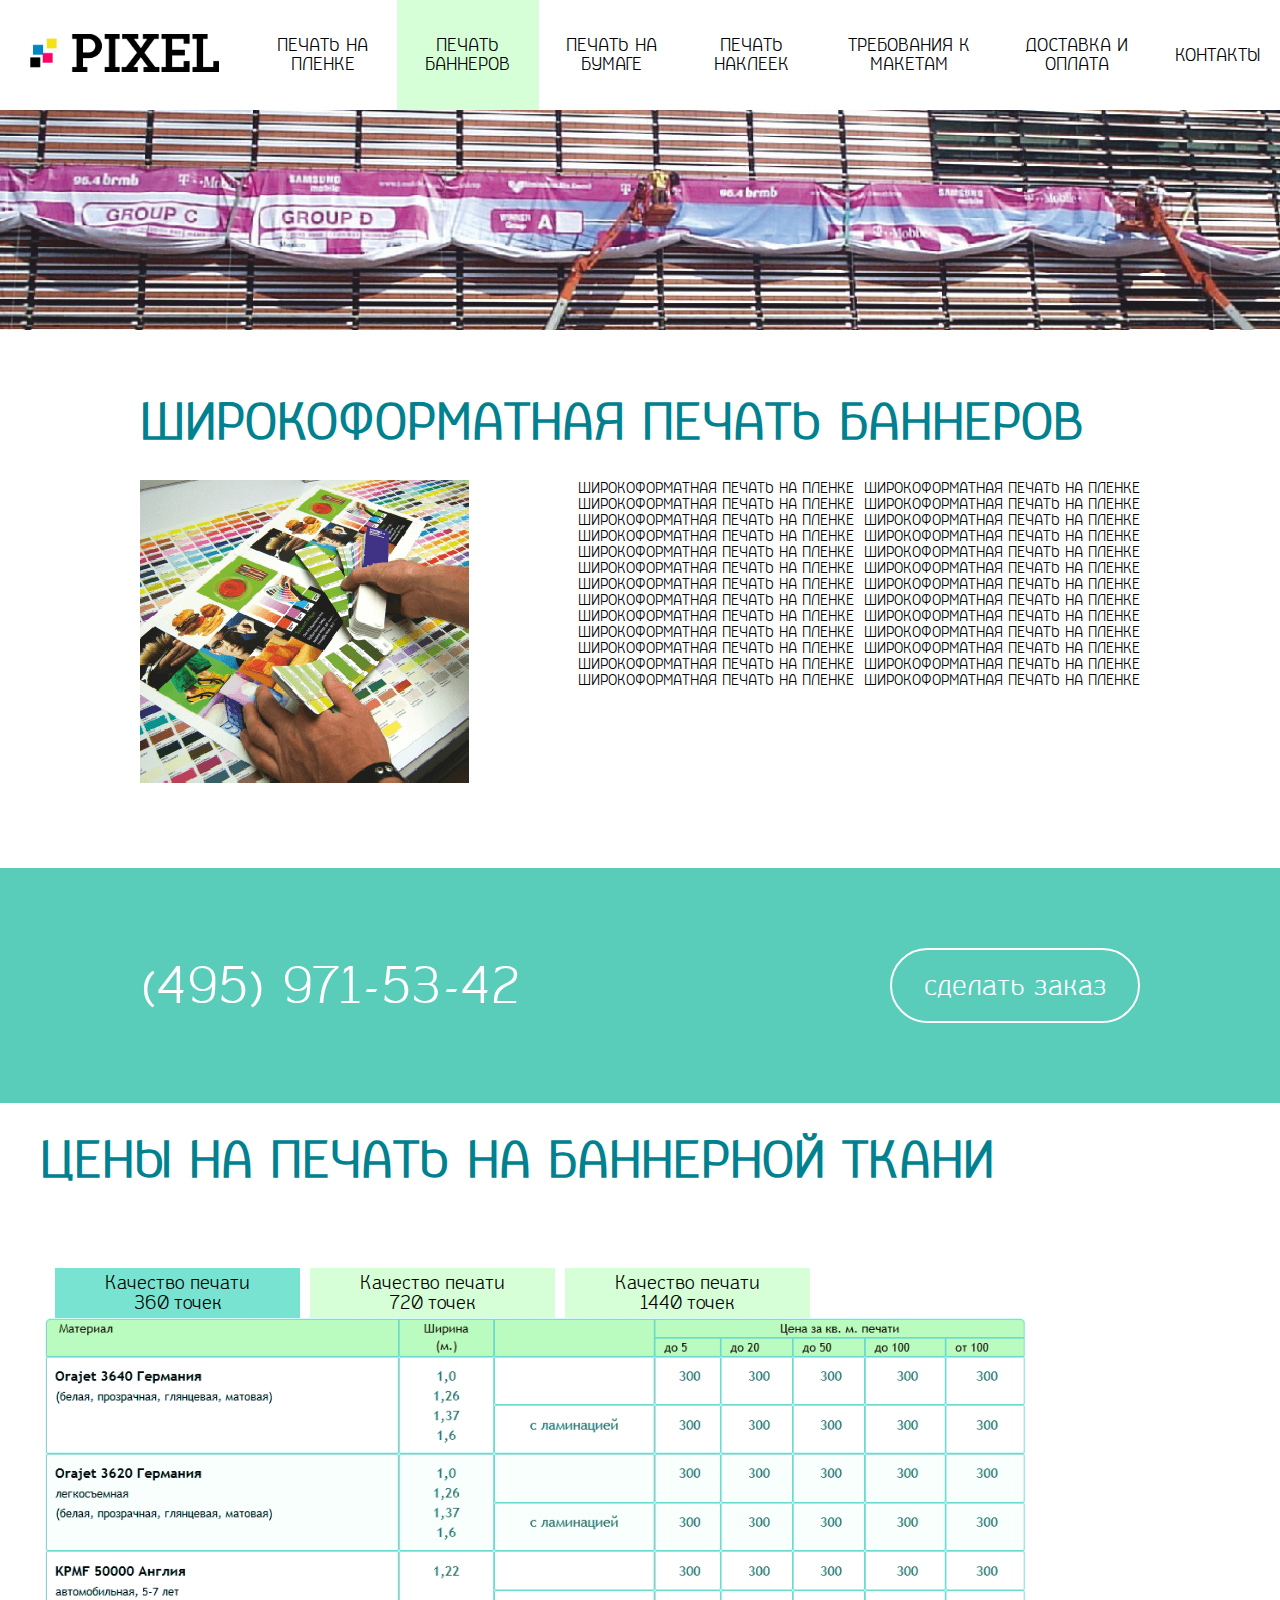
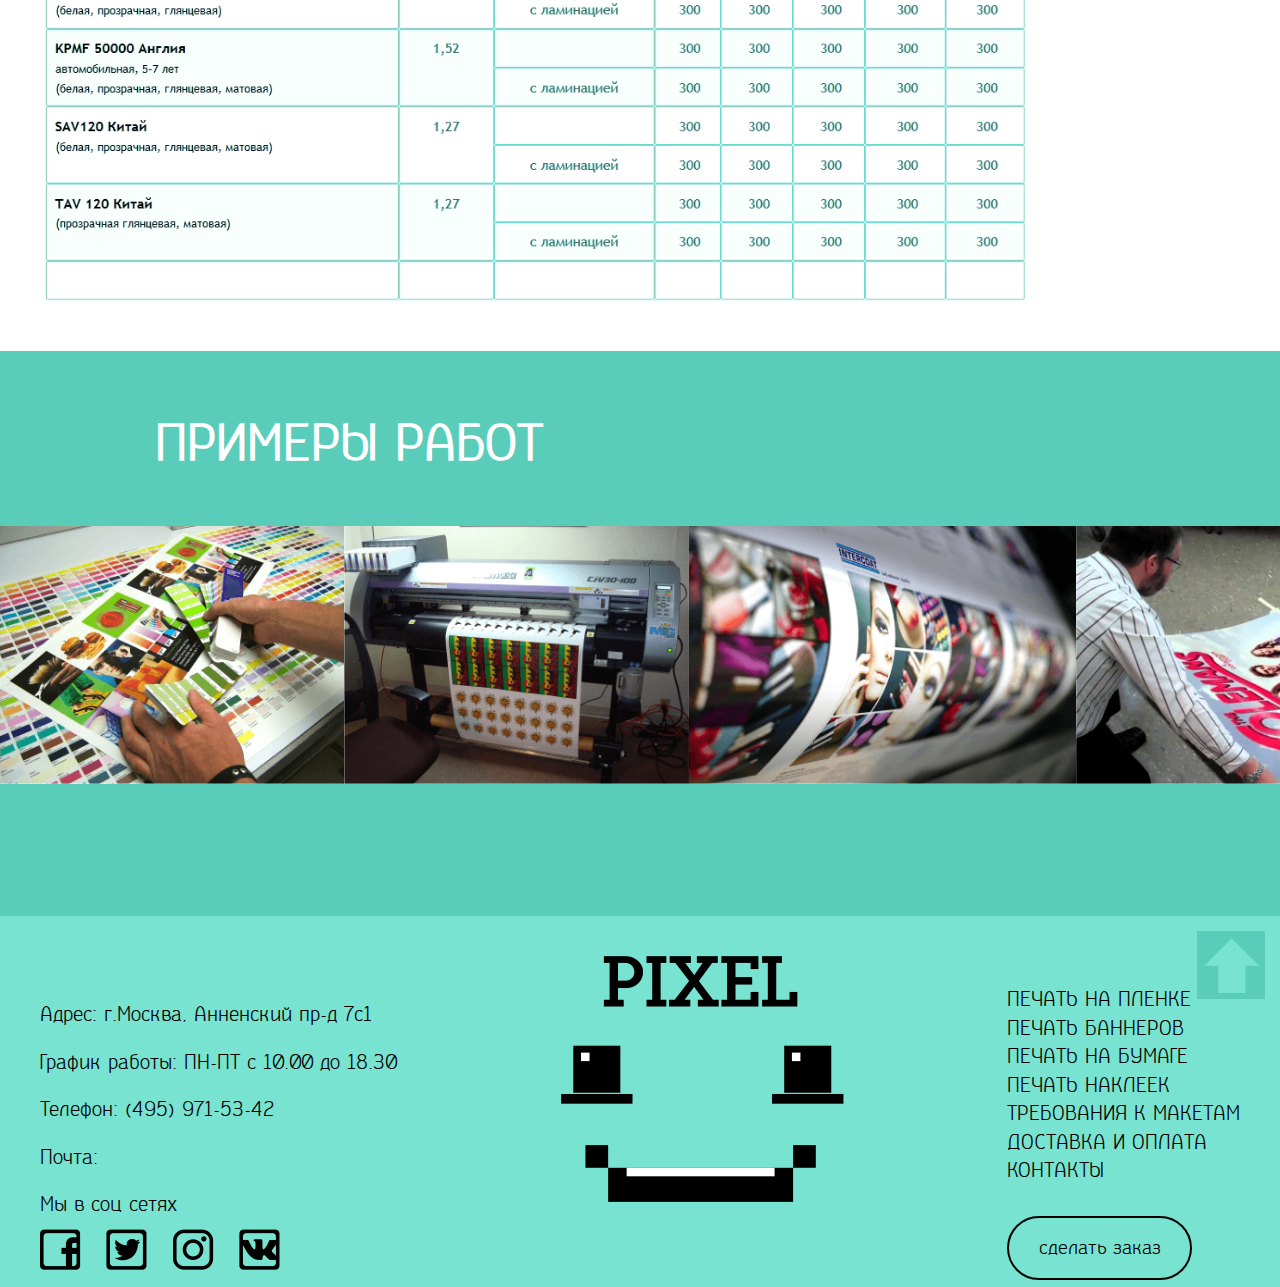
<file: banners.html>
<!DOCTYPE html>
<html lang="ru">

<head>
	<meta charset="UTF-8">
	<meta name="viewport" content="width=device-width, initial-scale=1">
	<link rel="stylesheet" href="scss/style.css">
	<title>Печать баннеров </title>
</head>

<body>
	<nav>
		<ul class="mobile-menu">
			<li><a href="film.html">печать на пленке</a></li>
			<li><a href="banners.html">печать баннеров</a></li>
			<li><a href="paper.html">печать на бумаге</a></li>
			<li><a href="labels.html">печать наклеек</a></li>
			<li><a href="requirments.html">требования к макетам</a></li>
			<li><a href="delivery.html">доставка и оплата</a></li>
			<li><a href="contacts.html">контакты</a></li>
		</ul>
	</nav>
	<header class="header">
		<div class="header__logo">
			<a href="index.html"><img src="img/logo.png" alt="logo"></a>
		</div>
		<i class="menu-btn">
			<span></span>
		</i>
		<nav class="header__nav">
			<ul class="header__nav-links">
				<li><a href="film.html">печать на пленке</a></li>
				<li><a href="banners.html" class="active">печать баннеров</a></li>
				<li><a href="paper.html">печать на бумаге</a></li>
				<li><a href="labels.html">печать наклеек</a></li>
				<li><a href="requirments.html">требования к макетам</a></li>
				<li><a href="delivery.html">доставка и оплата</a></li>
				<li><a href="contacts.html">контакты</a></li>
			</ul>
		</nav>
	</header>
	<section class="banners">
		<div class="banners-bg bg"></div>
		<div class="print-wrap">
			<section class="print">
				<h3 class="print__title">
					широкоформатная печать баннеров
				</h3>
				<div class="print__info">
					
					<img src="img/film-img.png" alt="фото печати на пленке">
					<div class="print__info-lists banners__lists">
						<ul class="print__first-list">
							<li>широкоформатная печать на пленке</li>
							<li>широкоформатная печать на пленке</li>
							<li>широкоформатная печать на пленке</li>
							<li>широкоформатная печать на пленке</li>
							<li>широкоформатная печать на пленке</li>
							<li>широкоформатная печать на пленке</li>
							<li>широкоформатная печать на пленке</li>
							<li>широкоформатная печать на пленке</li>
							<li>широкоформатная печать на пленке</li>
							<li>широкоформатная печать на пленке</li>
							<li>широкоформатная печать на пленке</li>
							<li>широкоформатная печать на пленке</li>
							<li>широкоформатная печать на пленке</li>
						</ul>
						<ul class="print__second-list">
							<li>широкоформатная печать на пленке</li>
							<li>широкоформатная печать на пленке</li>
							<li>широкоформатная печать на пленке</li>
							<li>широкоформатная печать на пленке</li>
							<li>широкоформатная печать на пленке</li>
							<li>широкоформатная печать на пленке</li>
							<li>широкоформатная печать на пленке</li>
							<li>широкоформатная печать на пленке</li>
							<li>широкоформатная печать на пленке</li>
							<li>широкоформатная печать на пленке</li>
							<li>широкоформатная печать на пленке</li>
							<li>широкоформатная печать на пленке</li>
							<li>широкоформатная печать на пленке</li>
						</ul>
					</div>
				</div>
			</section>
		</div>
	</section>
	<div class="print__order">
		<div class="print-wrap">
			<div class="print__order-wrap">
				<a href="tel:4959715342" class="order-phone">(495) 971-53-42</a>
				<a href="#popup" class="order-btn">сделать заказ</a>
			</div>
		</div>
	</div>
	<div class="price">
		<div class="container">
			<h3 class="price__title">
				Цены на печать на баннерной ткани
			</h3>
			<div class="price__tabs">
				<span class="price__tab">Качество печати <br> 360 точек</span>
				<span class="price__tab">Качество печати <br> 720 точек</span>
				<span class="price__tab">Качество печати <br> 1440 точек</span>
			</div>
			<div class="price__wrap">
				<div class="price__tables">
					<img src="img/table.png" alt="таблица цен" class="price__table">
					<img src="img/table.png" alt="таблица цен" class="price__table">
					<img src="img/table.png" alt="таблица цен" class="price__table">
				</div>
			</div>
		</div>
	</div>
	<section class="examples">
		<div class="print-wrap">
			<h3 class="examples__title">
				Примеры работ
			</h3>
		</div>

		</div>
		<div class="examples-wrap">
			<div class="examples__blocks">
				<div class="examples__block"><img src="img/examples1.png" alt="пример"></div>
				<div class="examples__block"><img src="img/examples2.png" alt="пример"></div>
				<div class="examples__block"><img src="img/examples3.png" alt="пример"></div>
				<div class="examples__block"><img src="img/examples4.png" alt="пример"></div>
			</div>
	</section>
	<footer class="footer">
		<div class="container">
			<div class="footer-wrap">
				<nav class="footer__addresses">
					<ul>
						<li><a href="#">Адрес: г.Москва, Анненский пр-д 7с1</a></li>
						<li><a href="#">График работы: ПН-ПТ с 10.00 до 18.30</a></li>
						<li><a href="tel:4959715342">Телефон: (495) 971-53-42</a></li>
						<li><a href="#">Почта:</a></li>
						<li><a href="#">Мы в соц сетях</a></li>
					</ul>
					<ul class="footer__socials">
						<li><a href="#"><svg xmlns="http://www.w3.org/2000/svg"
									xmlns:xlink="http://www.w3.org/1999/xlink" width="41" height="41"
									viewBox="0 0 41 41">
									<image id="фэйсбук" width="41" height="41"
										xlink:href="[data-uri]" />
								</svg></a></li>
						<li><a href="#"><svg xmlns="http://www.w3.org/2000/svg"
									xmlns:xlink="http://www.w3.org/1999/xlink" width="41" height="41"
									viewBox="0 0 41 41">
									<image id="твиттер" width="41" height="41"
										xlink:href="[data-uri]" />
								</svg></a></li>
						<li><a href="#"><svg xmlns="http://www.w3.org/2000/svg"
									xmlns:xlink="http://www.w3.org/1999/xlink" width="41" height="41"
									viewBox="0 0 41 41">
									<image id="инста" width="41" height="41"
										xlink:href="[data-uri]" />
								</svg></a></li>
						<li><a href="#"><svg xmlns="http://www.w3.org/2000/svg"
									xmlns:xlink="http://www.w3.org/1999/xlink" width="41" height="41"
									viewBox="0 0 41 41">
									<image id="вк" width="41" height="41"
										xlink:href="[data-uri]" />
								</svg></a></li>
					</ul>
				</nav>
				<div class="footer__logo">
					<img src="img/footer-logo.png" alt="лого подвала">
				</div>
				<nav class="footer__nav">
					<ul>
						<li><a href="film.html">печать на пленке</a></li>
						<li><a href="banners.html">печать баннеров</a></li>
						<li><a href="paper.html">печать на бумаге</a></li>
						<li><a href="labels.html">печать наклеек</a></li>
						<li><a href="requirments.html">требования к макетам</a></li>
						<li><a href="delivery.html">доставка и оплата</a></li>
						<li><a href="contacts.html">контакты</a></li>
					</ul>
					<a href="#popup" class="order-btn footer__btn">
						сделать заказ
					</a>
				</nav>
				<a href="#" class="footer__up-btn"><svg xmlns="http://www.w3.org/2000/svg"
						xmlns:xlink="http://www.w3.org/1999/xlink" width="68" height="68" viewBox="0 0 68 68">
						<image id="вверх" width="68" height="68"
							xlink:href="[data-uri]" />
					</svg>
				</a>
			</div>
		</div>
	</footer>
	<div id="popup" class="mfp-hide">
		<form>
			<fieldset style="border:0;">
				<ol>
					<li>
						<label for="name" id="name-label">Ваше имя</label>
						<input id="name" name="name" type="text">
					</li>
					<li>
						<label for="phone" id="phone-label">Контактный <br> телефон</label>
						<input id="phone" name="phone" type="text">
					</li>
					<li>
						<label for="textarea" id="text-label">Суть заказа
							(размер и
							количество печати)
							или ссылка
							на файлы</label>
						<textarea name="textarea" id="textarea" cols="30" rows="10"></textarea>
					</li>
				</ol>
				<a href="#" class="order-btn">сделать заказ</a>
				<button class="mfp-close" type="button"><svg  xmlns="http://www.w3.org/2000/svg" xmlns:xlink="http://www.w3.org/1999/xlink" width="24" height="24" viewBox="0 0 24 24">
					<image  class="mfp-close" id="кнопка_закрыть" data-name="кнопка закрыть" width="24" height="24" xlink:href="[data-uri]"/>
				  </svg>  
				  </button>
			</fieldset>
		</form>
	</div>
	<script src="js/jquery-3.4.1.min.js"></script>
	<script src="js/slick.min.js"></script>
	<script src="js/swiper.min.js"></script>
	<script src="js/jquery.magnific-popup.min.js"></script>
	<script src="js/main.js"></script>
	<script>
		var swiper = new Swiper('.swiper-container', {
			navigation: {
				nextEl: '.swiper-button-next',
				prevEl: '.swiper-button-prev',
			},
		});
	</script>
	<script>
		$(".price__table").not(":first").hide();
		$(".price .price__tab").click(function () {
			$(".price .price__tab").removeClass("active").eq($(this).index()).addClass("active");
			$(".price__table").hide().eq($(this).index()).fadeIn()
		}).eq(0).addClass("active");
	</script>
		<script>
		    $(document).ready(function () {
			$('.order-btn').magnificPopup({
				type: 'inline',
				preloader: false,
				focus: '#name',
				callbacks: {
					beforeOpen: function () {
						if ($(window).width() < 700) {
							this.st.focus = false;
						} else {
							this.st.focus = '#name';
						}
					}
				}
			});
    });
	</script>
</body>

</html>
</file>
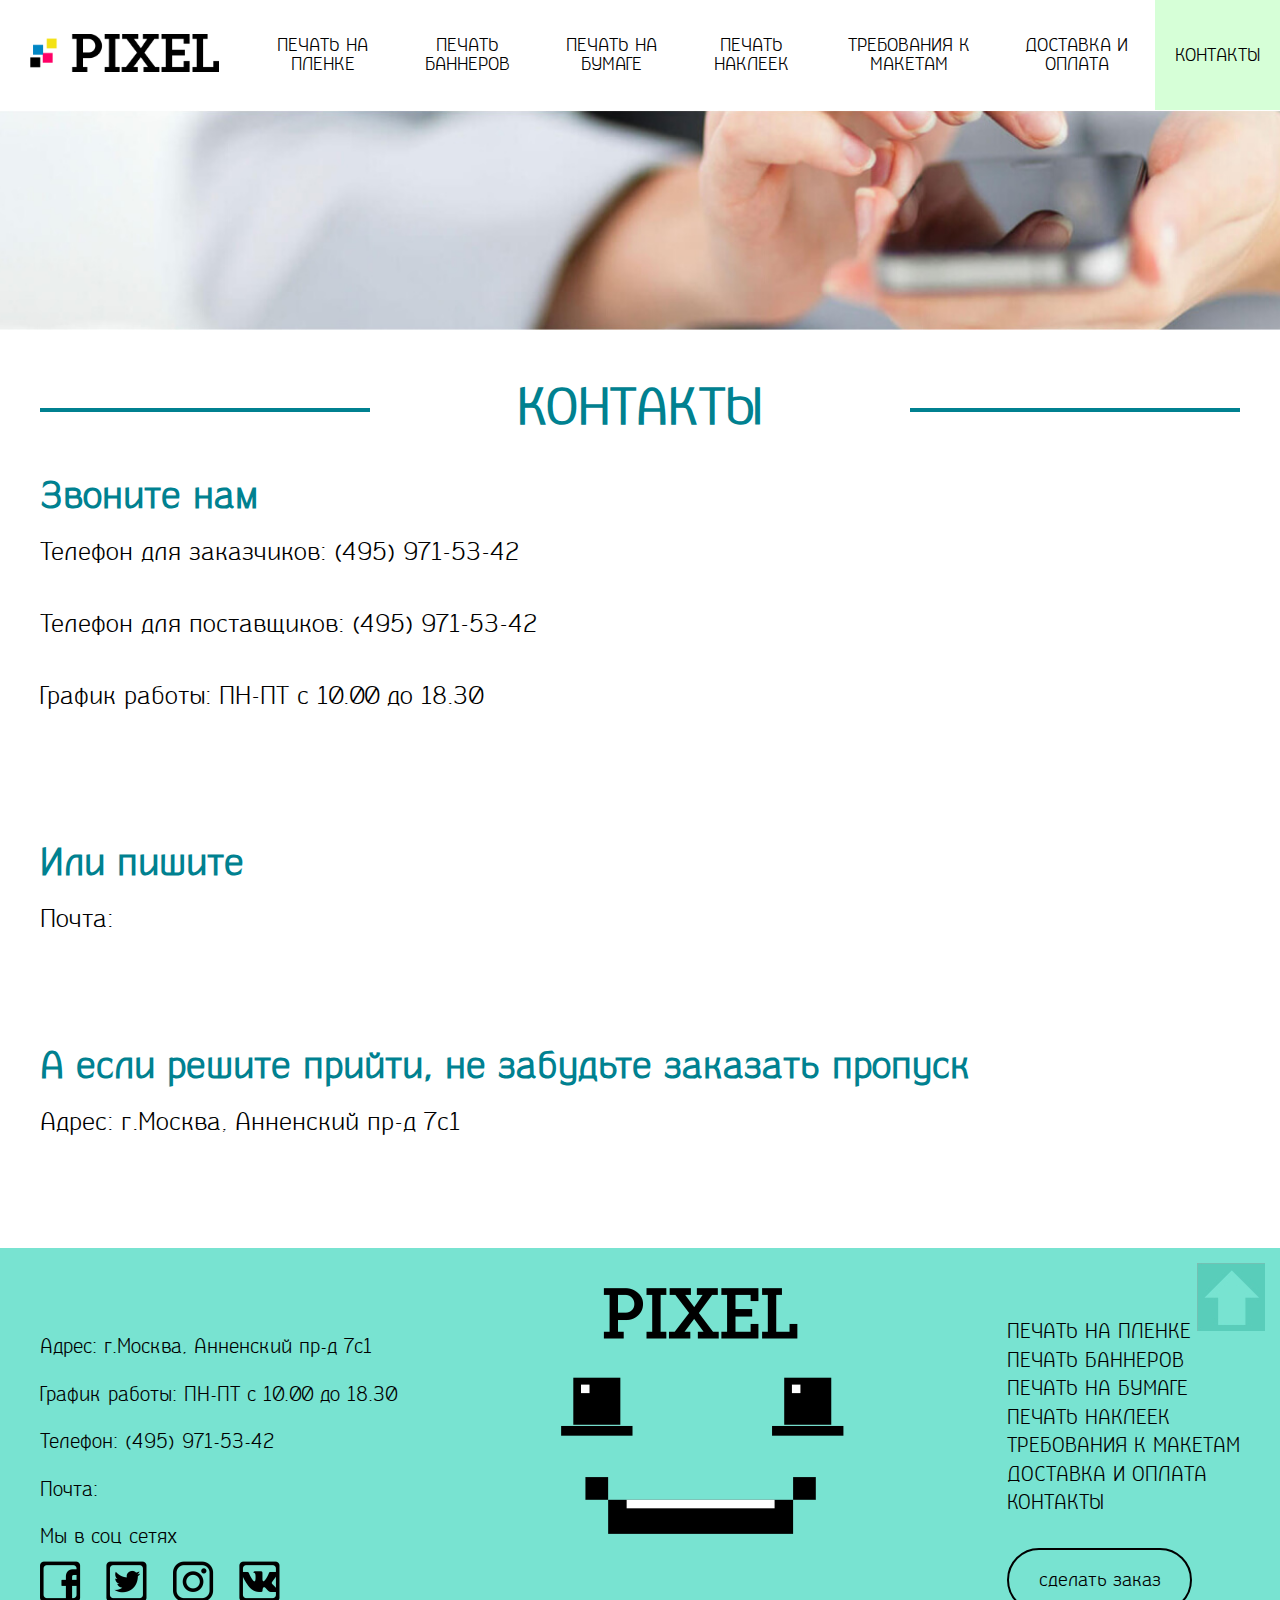
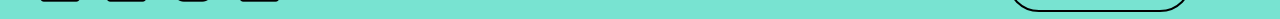
<file: contacts.html>
<!DOCTYPE html>
<html lang="ru">

<head>
	<meta charset="UTF-8">
	<meta name="viewport" content="width=device-width, initial-scale=1">
	<link rel="stylesheet" href="scss/style.css">

	<title>Контакты</title>
</head>

<body>
	<nav>
		<ul class="mobile-menu">
			<li><a href="film.html">печать на пленке</a></li>
			<li><a href="banners.html">печать баннеров</a></li>
			<li><a href="paper.html">печать на бумаге</a></li>
			<li><a href="labels.html">печать наклеек</a></li>
			<li><a href="requirments.html">требования к макетам</a></li>
			<li><a href="delivery.html">доставка и оплата</a></li>
			<li><a href="contacts.html">контакты</a></li>
		</ul>
	</nav>
	<header class="header">
		<div class="header__logo">
			<a href="index.html"><img src="img/logo.png" alt="logo"></a>
		</div>
		<i class="menu-btn">
			<span></span>
		</i>		<nav class="header__nav">
			<ul class="header__nav-links">
				<li><a href="film.html">печать на пленке</a></li>
				<li><a href="banners.html">печать баннеров</a></li>
				<li><a href="paper.html">печать на бумаге</a></li>
				<li><a href="labels.html">печать наклеек</a></li>
				<li><a href="requirments.html">требования к макетам</a></li>
				<li><a href="delivery.html">доставка и оплата</a></li>
				<li><a href="contacts.html" class="active">контакты</a></li>
			</ul>
		</nav>
	</header>
	<section class="contacts">
		<div class="contacts-bg bg"></div>
		<div class="container">
			<h3 class="contacts__title">контакты</h3>
			<div class="contacts__phones">
				<h4>
					Звоните нам
				</h4>
				<p>Телефон для заказчиков: <a href="tel:4959715342">(495) 971-53-42</a></p>
				<p>Телефон для поставщиков: <a href="tel:4959715342">(495) 971-53-42</a></p>
				<p>График работы: ПН-ПТ с 10.00 до 18.30</p>
			</div>
			<div class="contacts__email">
				<h4>Или пишите</h4>
				<p>Почта:</p>
			</div>
			<div class="contacts__address">
				<h4>А если решите прийти, не забудьте заказать пропуск</h4>
				<p>Адрес: г.Москва, Анненский пр-д 7с1</p>
			</div>
		</div>
		<div class="address-map"></div>
	</section>
	<footer class="footer">
		<div class="container">
			<div class="footer-wrap">
				<nav class="footer__addresses">
					<ul>
						<li><a href="#">Адрес: г.Москва, Анненский пр-д 7с1</a></li>
						<li><a href="#">График работы: ПН-ПТ с 10.00 до 18.30</a></li>
						<li><a href="tel:4959715342">Телефон: (495) 971-53-42</a></li>
						<li><a href="#">Почта:</a></li>
						<li><a href="#">Мы в соц сетях</a></li>
					</ul>
					<ul class="footer__socials">
						<li><a href="#"><svg xmlns="http://www.w3.org/2000/svg"
									xmlns:xlink="http://www.w3.org/1999/xlink" width="41" height="41"
									viewBox="0 0 41 41">
									<image id="фэйсбук" width="41" height="41"
										xlink:href="[data-uri]" />
								</svg></a></li>
						<li><a href="#"><svg xmlns="http://www.w3.org/2000/svg"
									xmlns:xlink="http://www.w3.org/1999/xlink" width="41" height="41"
									viewBox="0 0 41 41">
									<image id="твиттер" width="41" height="41"
										xlink:href="[data-uri]" />
								</svg></a></li>
						<li><a href="#"><svg xmlns="http://www.w3.org/2000/svg"
									xmlns:xlink="http://www.w3.org/1999/xlink" width="41" height="41"
									viewBox="0 0 41 41">
									<image id="инста" width="41" height="41"
										xlink:href="[data-uri]" />
								</svg></a></li>
						<li><a href="#"><svg xmlns="http://www.w3.org/2000/svg"
									xmlns:xlink="http://www.w3.org/1999/xlink" width="41" height="41"
									viewBox="0 0 41 41">
									<image id="вк" width="41" height="41"
										xlink:href="[data-uri]" />
								</svg></a></li>
					</ul>
				</nav>
				<div class="footer__logo">
					<img src="img/footer-logo.png" alt="лого подвала">
				</div>
				<nav class="footer__nav">
					<ul>
						<li><a href="film.html">печать на пленке</a></li>
						<li><a href="banners.html">печать баннеров</a></li>
						<li><a href="paper.html">печать на бумаге</a></li>
						<li><a href="labels.html">печать наклеек</a></li>
						<li><a href="requirments.html">требования к макетам</a></li>
						<li><a href="delivery.html">доставка и оплата</a></li>
						<li><a href="contacts.html">контакты</a></li>
					</ul>
					<a href="#popup" class="order-btn footer__btn">
						сделать заказ
					</a>
				</nav>
				<a href="#" class="footer__up-btn"><svg xmlns="http://www.w3.org/2000/svg"
						xmlns:xlink="http://www.w3.org/1999/xlink" width="68" height="68" viewBox="0 0 68 68">
						<image id="вверх" width="68" height="68"
							xlink:href="[data-uri]" />
					</svg>
				</a>
			</div>
		</div>
	</footer>
	<div id="popup" class="mfp-hide">
		<form>
			<fieldset style="border:0;">
				<ol>
					<li>
						<label for="name" id="name-label">Ваше имя</label>
						<input id="name" name="name" type="text">
					</li>
					<li>
						<label for="phone" id="phone-label">Контактный <br> телефон</label>
						<input id="phone" name="phone" type="text">
					</li>
					<li>
						<label for="textarea" id="text-label">Суть заказа
							(размер и
							количество печати)
							или ссылка
							на файлы</label>
						<textarea name="textarea" id="textarea" cols="30" rows="10"></textarea>
					</li>
				</ol>
				<a href="#" class="order-btn">сделать заказ</a>
				<button class="mfp-close" type="button"><svg  xmlns="http://www.w3.org/2000/svg" xmlns:xlink="http://www.w3.org/1999/xlink" width="24" height="24" viewBox="0 0 24 24">
					<image  class="mfp-close" id="кнопка_закрыть" data-name="кнопка закрыть" width="24" height="24" xlink:href="[data-uri]"/>
				  </svg>  
				  </button>
			</fieldset>
		</form>
	</div>
	<script src="js/jquery-3.4.1.min.js"></script>
	<script src="js/slick.min.js"></script>
	<script src="js/swiper.min.js"></script>
	<script src="js/jquery.magnific-popup.min.js"></script>
	<script src="js/main.js"></script>
	<script>
		var swiper = new Swiper('.swiper-container', {
			navigation: {
				nextEl: '.swiper-button-next',
				prevEl: '.swiper-button-prev',
			},
		});
	</script>
	<script>
		let contacts = $('.contacts');
		let contactsTop = contacts.offset().top;
		$(window).bind('scroll', function () {
			let windowTop = $(this).scrollTop();
			if (windowTop > contactsTop) {
				$('.address-map').html('<iframe src="https://yandex.ru/map-widget/v1/-/CKQrR2O8" width="100%" height="450"></iframe>')
				$(window).unbind('scroll');
			}
		});
	</script>
		<script>
		    $(document).ready(function () {
			$('.order-btn').magnificPopup({
				type: 'inline',
				preloader: false,
				focus: '#name',
				callbacks: {
					beforeOpen: function () {
						if ($(window).width() < 700) {
							this.st.focus = false;
						} else {
							this.st.focus = '#name';
						}
					}
				}
			});
    });
	</script>
</body>

</html>
</file>
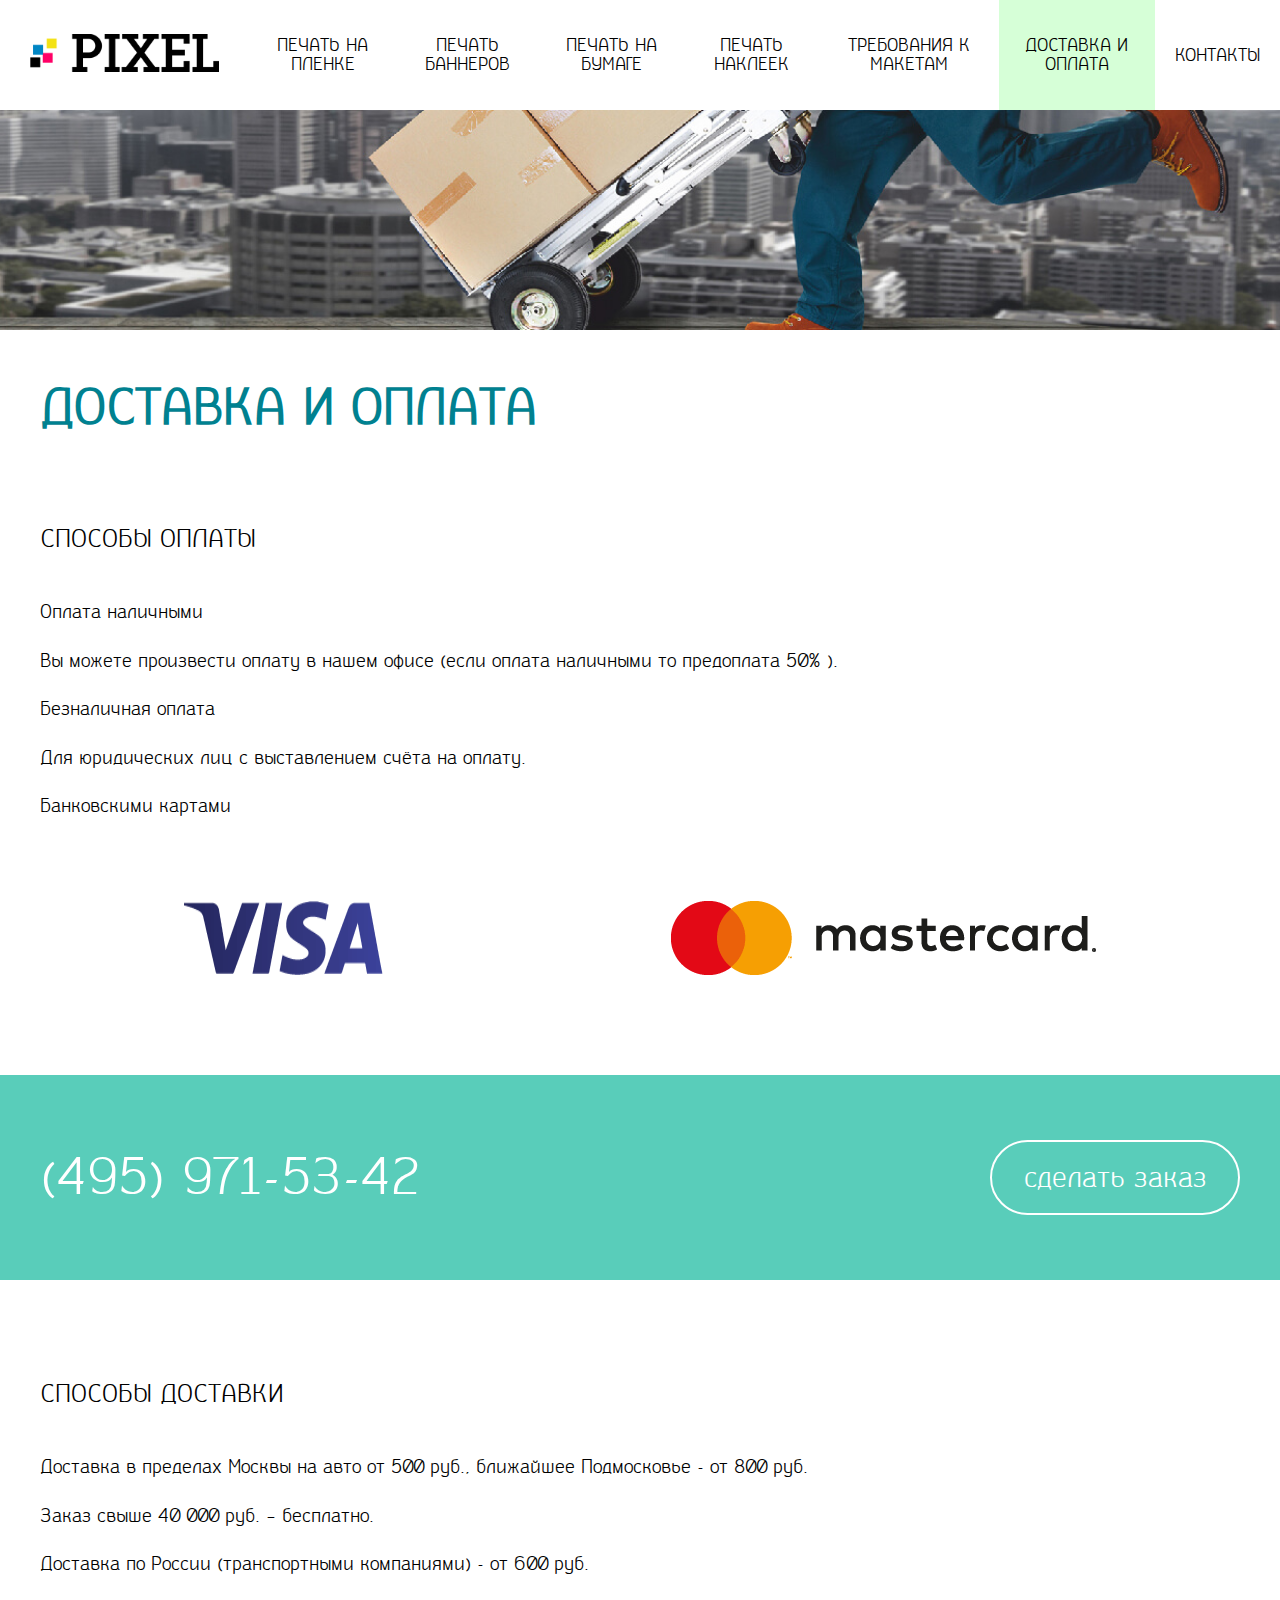
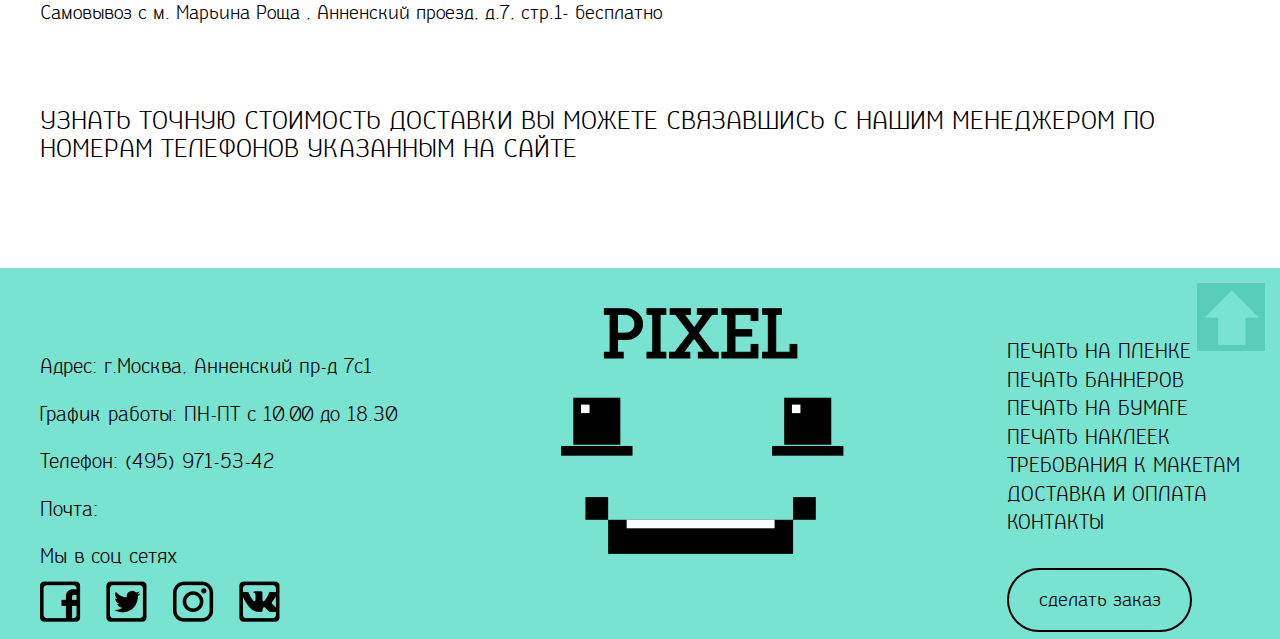
<file: delivery.html>
<!DOCTYPE html>
<html lang="ru">

<head>
	<meta charset="UTF-8">
	<meta name="viewport" content="width=device-width, initial-scale=1">
	<link rel="stylesheet" href="scss/style.css">
	<title>Доставка</title>
</head>

<body>
	<nav>
		<ul class="mobile-menu">
			<li><a href="film.html">печать на пленке</a></li>
			<li><a href="banners.html">печать баннеров</a></li>
			<li><a href="paper.html">печать на бумаге</a></li>
			<li><a href="labels.html">печать наклеек</a></li>
			<li><a href="requirments.html">требования к макетам</a></li>
			<li><a href="delivery.html">доставка и оплата</a></li>
			<li><a href="contacts.html">контакты</a></li>
		</ul>
	</nav>
	<header class="header">
		<div class="header__logo">
			<a href="index.html"><img src="img/logo.png" alt="logo"></a>
		</div>
		<i class="menu-btn">
			<span></span>
		</i>		<nav class="header__nav">
			<ul class="header__nav-links">
				<li><a href="film.html">печать на пленке</a></li>
				<li><a href="banners.html">печать баннеров</a></li>
				<li><a href="paper.html">печать на бумаге</a></li>
				<li><a href="labels.html">печать наклеек</a></li>
				<li><a href="requirments.html">требования к макетам</a></li>
				<li><a href="delivery.html" class="active">доставка и оплата</a></li>
				<li><a href="contacts.html">контакты</a></li>
			</ul>
		</nav>
	</header>
	<section class="delivery">
		<div class="delivery-bg bg"></div>
		<div class="container">
			<h3 class="delivery__title">
				доставка и оплата
			</h3>
			<div class="delivery__payment">
				<h5>Способы оплаты</h5>
				<ul>
					<li>Оплата наличными</li>
					<li>Вы можете произвести оплату в нашем офисе (если оплата наличными то предоплата 50% ).</li>
					<li>Безналичная оплата
					</li>
					<li>Для юридических лиц с выставлением счёта на оплату.</li>
					<li>Банковскими картами</li>
				</ul>
				<div class="delivery__payment-imgs">
					<img src="img/payment.png" alt="способы оплаты">
					<img src="img/payment2.png" alt="способы оплаты">
				</div>
			</div>
		</div>
		<div class="print__order">
			<div class="container">
				<div class="print__order-wrap">
					<a href="tel:4959715342" class="order-phone">(495) 971-53-42</a>
					<a href="#popup" class="order-btn">сделать заказ</a>
				</div>
			</div>
		</div>
		<div class="container">
			<div class="delivery__ways">
				<h5>Способы доставки</h5>
				<ul>
					<li>Доставка в пределах Москвы на авто от 500 руб., ближайшее Подмосковье - от 800 руб.</li>
					<li>Заказ свыше 40 000 руб. – бесплатно.</li>
					<li>Доставка по России (транспортными компаниями) - от 600 руб.</li>
					<li>Самовывоз с м. Марьина Роща , Анненский проезд, д.7, стр.1- бесплатно</li>
				</ul>
				<h5>Узнать точную стоимость доставки вы можете связавшись с нашим менеджером
					по номерам телефонов указанным на сайте</h5>
			</div>
		</div>
	</section>
	<footer class="footer">
		<div class="container">
			<div class="footer-wrap">
				<nav class="footer__addresses">
					<ul>
						<li><a href="#">Адрес: г.Москва, Анненский пр-д 7с1</a></li>
						<li><a href="#">График работы: ПН-ПТ с 10.00 до 18.30</a></li>
						<li><a href="tel:4959715342">Телефон: (495) 971-53-42</a></li>
						<li><a href="#">Почта:</a></li>
						<li><a href="#">Мы в соц сетях</a></li>
					</ul>
					<ul class="footer__socials">
						<li><a href="#"><svg xmlns="http://www.w3.org/2000/svg"
									xmlns:xlink="http://www.w3.org/1999/xlink" width="41" height="41"
									viewBox="0 0 41 41">
									<image id="фэйсбук" width="41" height="41"
										xlink:href="[data-uri]" />
								</svg></a></li>
						<li><a href="#"><svg xmlns="http://www.w3.org/2000/svg"
									xmlns:xlink="http://www.w3.org/1999/xlink" width="41" height="41"
									viewBox="0 0 41 41">
									<image id="твиттер" width="41" height="41"
										xlink:href="[data-uri]" />
								</svg></a></li>
						<li><a href="#"><svg xmlns="http://www.w3.org/2000/svg"
									xmlns:xlink="http://www.w3.org/1999/xlink" width="41" height="41"
									viewBox="0 0 41 41">
									<image id="инста" width="41" height="41"
										xlink:href="[data-uri]" />
								</svg></a></li>
						<li><a href="#"><svg xmlns="http://www.w3.org/2000/svg"
									xmlns:xlink="http://www.w3.org/1999/xlink" width="41" height="41"
									viewBox="0 0 41 41">
									<image id="вк" width="41" height="41"
										xlink:href="[data-uri]" />
								</svg></a></li>
					</ul>
				</nav>
				<div class="footer__logo">
					<img src="img/footer-logo.png" alt="лого подвала">
				</div>
				<nav class="footer__nav">
					<ul>
						<li><a href="film.html">печать на пленке</a></li>
						<li><a href="banners.html">печать баннеров</a></li>
						<li><a href="paper.html">печать на бумаге</a></li>
						<li><a href="labels.html">печать наклеек</a></li>
						<li><a href="requirments.html">требования к макетам</a></li>
						<li><a href="delivery.html">доставка и оплата</a></li>
						<li><a href="contacts.html">контакты</a></li>
					</ul>
					<a href="#popup" class="order-btn footer__btn">
						сделать заказ
					</a>
				</nav>
				<a href="#" class="footer__up-btn"><svg xmlns="http://www.w3.org/2000/svg"
						xmlns:xlink="http://www.w3.org/1999/xlink" width="68" height="68" viewBox="0 0 68 68">
						<image id="вверх" width="68" height="68"
							xlink:href="[data-uri]" />
					</svg>
				</a>
			</div>
		</div>
	</footer>
	<div id="popup" class="mfp-hide">
		<form>
			<fieldset style="border:0;">
				<ol>
					<li>
						<label for="name" id="name-label">Ваше имя</label>
						<input id="name" name="name" type="text">
					</li>
					<li>
						<label for="phone" id="phone-label">Контактный <br> телефон</label>
						<input id="phone" name="phone" type="text">
					</li>
					<li>
						<label for="textarea" id="text-label">Суть заказа
							(размер и
							количество печати)
							или ссылка
							на файлы</label>
						<textarea name="textarea" id="textarea" cols="30" rows="10"></textarea>
					</li>
				</ol>
				<a href="#" class="order-btn">сделать заказ</a>
				<button class="mfp-close" type="button"><svg  xmlns="http://www.w3.org/2000/svg" xmlns:xlink="http://www.w3.org/1999/xlink" width="24" height="24" viewBox="0 0 24 24">
					<image  class="mfp-close" id="кнопка_закрыть" data-name="кнопка закрыть" width="24" height="24" xlink:href="[data-uri]"/>
				  </svg>  
				  </button>
			</fieldset>
		</form>
	</div>
	<script src="js/jquery-3.4.1.min.js"></script>
	<script src="js/slick.min.js"></script>
	<script src="js/jquery.magnific-popup.min.js"></script>
	<script src="js/swiper.min.js"></script>
	<script src="js/main.js"></script>
	<script>
		var swiper = new Swiper('.swiper-container', {
			navigation: {
				nextEl: '.swiper-button-next',
				prevEl: '.swiper-button-prev',
			},
		});
	</script>
		<script>
		    $(document).ready(function () {
			$('.order-btn').magnificPopup({
				type: 'inline',
				preloader: false,
				focus: '#name',
				callbacks: {
					beforeOpen: function () {
						if ($(window).width() < 700) {
							this.st.focus = false;
						} else {
							this.st.focus = '#name';
						}
					}
				}
			});
    });
	</script>
</body>

</html>
</file>
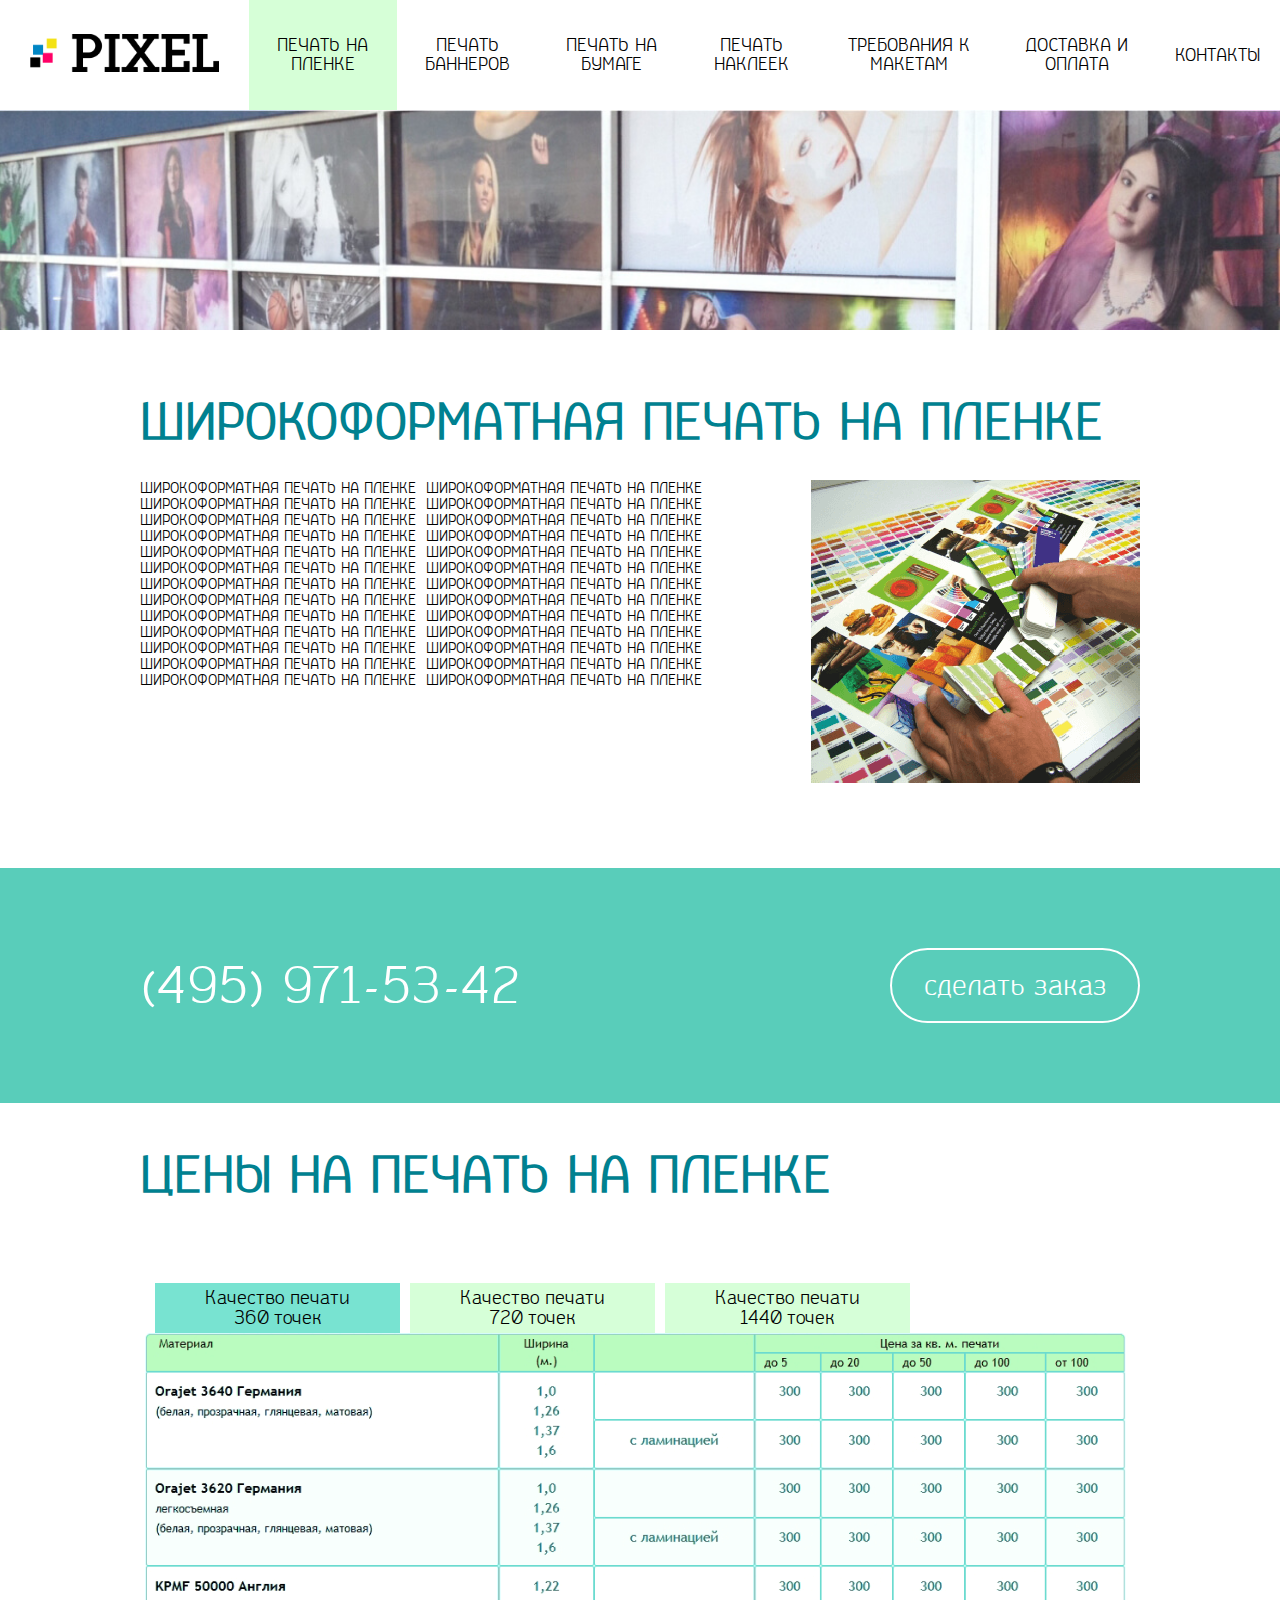
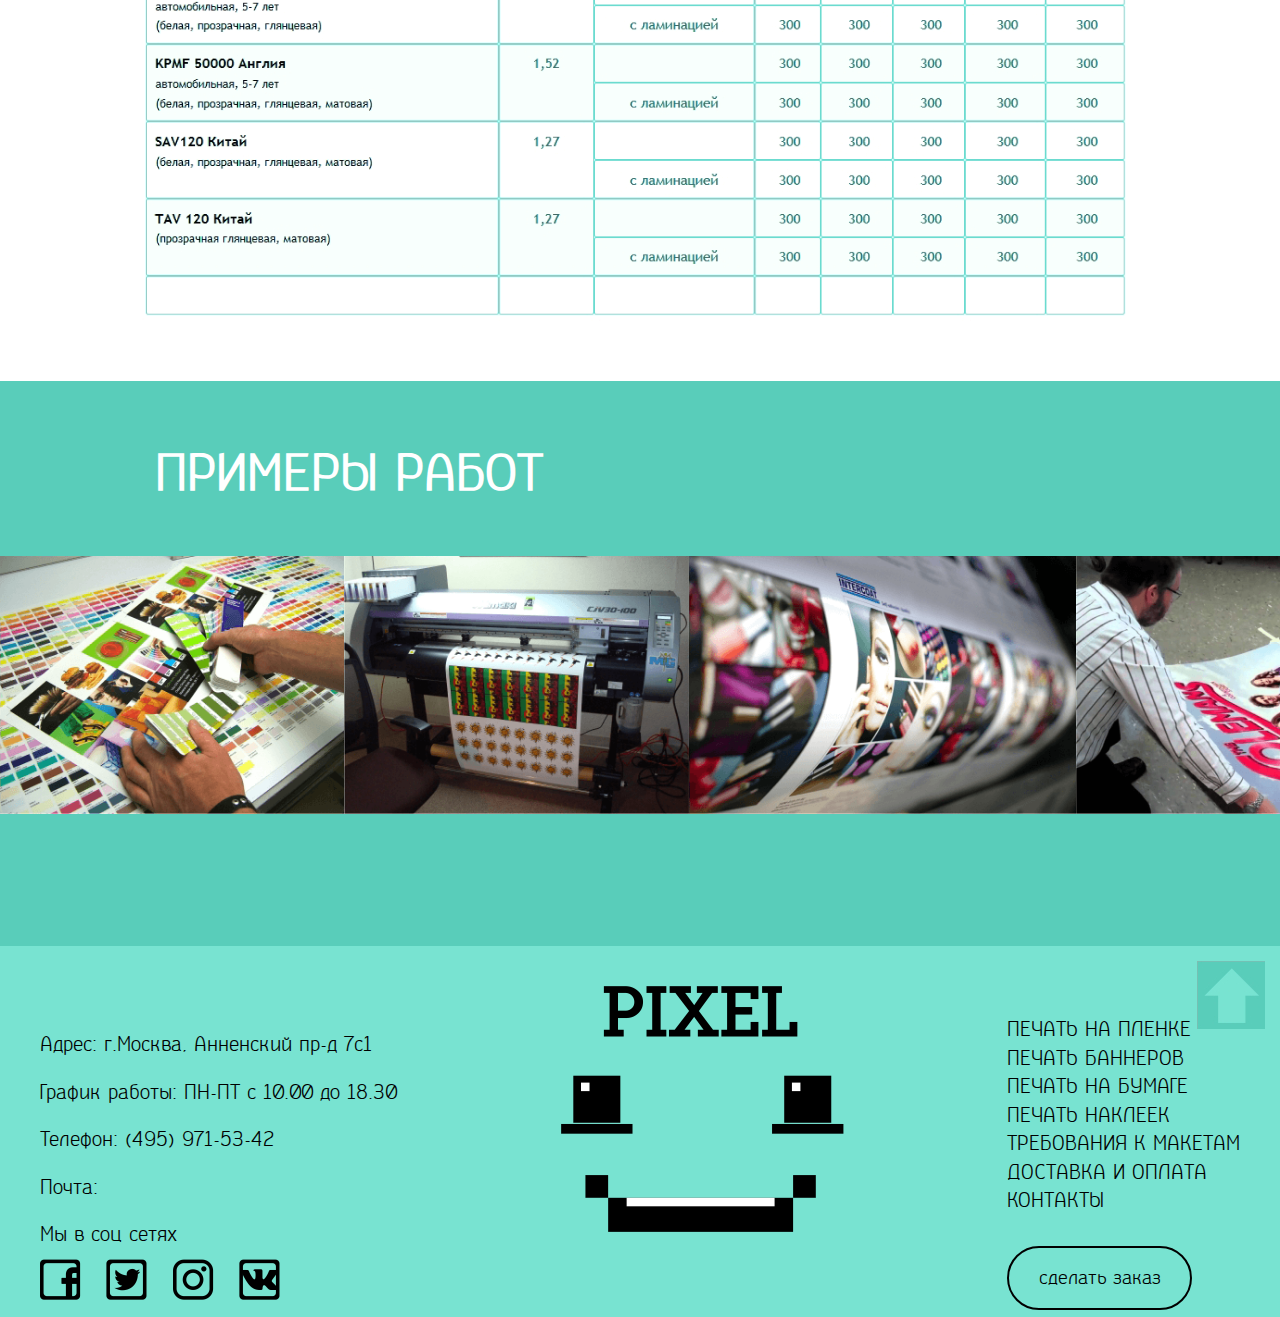
<file: film.html>
<!DOCTYPE html>
<html lang="ru">

<head>
	<meta charset="UTF-8">
	<meta name="viewport" content="width=device-width, initial-scale=1">
	<link rel="stylesheet" href="scss/style.css">
	<title>Печать на пленке</title>
</head>

<body>
	<nav>
		<ul class="mobile-menu">
			<li><a href="film.html">печать на пленке</a></li>
			<li><a href="banners.html">печать баннеров</a></li>
			<li><a href="paper.html">печать на бумаге</a></li>
			<li><a href="labels.html">печать наклеек</a></li>
			<li><a href="requirments.html">требования к макетам</a></li>
			<li><a href="delivery.html">доставка и оплата</a></li>
			<li><a href="contacts.html">контакты</a></li>
		</ul>
	</nav>
	<header class="header">
		<div class="header__logo">
			<a href="index.html"><img src="img/logo.png" alt="logo"></a>
		</div>
		<i class="menu-btn">
			<span></span>
		</i>
		<nav class="header__nav">
			<ul class="header__nav-links">
				<li><a href="film.html" class="active">печать на пленке</a></li>
				<li><a href="banners.html">печать баннеров</a></li>
				<li><a href="paper.html">печать на бумаге</a></li>
				<li><a href="labels.html">печать наклеек</a></li>
				<li><a href="requirments.html">требования к макетам</a></li>
				<li><a href="delivery.html">доставка и оплата</a></li>
				<li><a href="contacts.html">контакты</a></li>
			</ul>
		</nav>
	</header>
	<section class="film">
		<div class="film-bg bg"></div>
		<div class="print-wrap">
			<section class="print">
				<h3 class="print__title">
					широкоформатная печать на пленке
				</h3>
				<div class="print__info">
					<div class="print__info-lists">
						<ul class="print__first-list">
							<li>широкоформатная печать на пленке</li>
							<li>широкоформатная печать на пленке</li>
							<li>широкоформатная печать на пленке</li>
							<li>широкоформатная печать на пленке</li>
							<li>широкоформатная печать на пленке</li>
							<li>широкоформатная печать на пленке</li>
							<li>широкоформатная печать на пленке</li>
							<li>широкоформатная печать на пленке</li>
							<li>широкоформатная печать на пленке</li>
							<li>широкоформатная печать на пленке</li>
							<li>широкоформатная печать на пленке</li>
							<li>широкоформатная печать на пленке</li>
							<li>широкоформатная печать на пленке</li>
						</ul>
						<ul class="print__second-list">
							<li>широкоформатная печать на пленке</li>
							<li>широкоформатная печать на пленке</li>
							<li>широкоформатная печать на пленке</li>
							<li>широкоформатная печать на пленке</li>
							<li>широкоформатная печать на пленке</li>
							<li>широкоформатная печать на пленке</li>
							<li>широкоформатная печать на пленке</li>
							<li>широкоформатная печать на пленке</li>
							<li>широкоформатная печать на пленке</li>
							<li>широкоформатная печать на пленке</li>
							<li>широкоформатная печать на пленке</li>
							<li>широкоформатная печать на пленке</li>
							<li>широкоформатная печать на пленке</li>
						</ul>
					</div>
					<img src="img/film-img.png" alt="фото печати на пленке">
				</div>
			</section>
		</div>
	</section>
	<div class="print__order">
		<div class="print-wrap">
			<div class="print__order-wrap">
				<a href="tel:4959715342" class="order-phone">(495) 971-53-42</a>
				<a href="#popup" class="order-btn">сделать заказ</a>
			</div>
		</div>
	</div>
	<div class="price">
		<div class="print-wrap">
			<h3 class="price__title">
				Цены на печать на пленке
			</h3>
			<div class="price__tabs">
				<span class="price__tab">Качество печати <br> 360 точек</span>
				<span class="price__tab">Качество печати <br> 720 точек</span>
				<span class="price__tab">Качество печати <br> 1440 точек</span>
			</div>
			<div class="price__wrap">
				<div class="price__tables">
					<img src="img/table.png" alt="таблица цен" class="price__table">
					<img src="img/table.png" alt="таблица цен" class="price__table">
					<img src="img/table.png" alt="таблица цен" class="price__table">
				</div>
			</div>
		</div>
	</div>
	<section class="examples">
		<div class="print-wrap">
			<h3 class="examples__title">
				Примеры работ
			</h3>
		</div>

		</div>
		<div class="examples-wrap">
			<div class="examples__blocks">
				<div class="examples__block"><img src="img/examples1.png" alt="пример"></div>
				<div class="examples__block"><img src="img/examples2.png" alt="пример"></div>
				<div class="examples__block"><img src="img/examples3.png" alt="пример"></div>
				<div class="examples__block"><img src="img/examples4.png" alt="пример"></div>
			</div>
	</section>
	<footer class="footer">
		<div class="container">
			<div class="footer-wrap">
				<nav class="footer__addresses">
					<ul>
						<li><a href="#">Адрес: г.Москва, Анненский пр-д 7с1</a></li>
						<li><a href="#">График работы: ПН-ПТ с 10.00 до 18.30</a></li>
						<li><a href="tel:4959715342">Телефон: (495) 971-53-42</a></li>
						<li><a href="#">Почта:</a></li>
						<li><a href="#">Мы в соц сетях</a></li>
					</ul>
					<ul class="footer__socials">
						<li><a href="#"><svg xmlns="http://www.w3.org/2000/svg"
									xmlns:xlink="http://www.w3.org/1999/xlink" width="41" height="41"
									viewBox="0 0 41 41">
									<image id="фэйсбук" width="41" height="41"
										xlink:href="[data-uri]" />
								</svg></a></li>
						<li><a href="#"><svg xmlns="http://www.w3.org/2000/svg"
									xmlns:xlink="http://www.w3.org/1999/xlink" width="41" height="41"
									viewBox="0 0 41 41">
									<image id="твиттер" width="41" height="41"
										xlink:href="[data-uri]" />
								</svg></a></li>
						<li><a href="#"><svg xmlns="http://www.w3.org/2000/svg"
									xmlns:xlink="http://www.w3.org/1999/xlink" width="41" height="41"
									viewBox="0 0 41 41">
									<image id="инста" width="41" height="41"
										xlink:href="[data-uri]" />
								</svg></a></li>
						<li><a href="#"><svg xmlns="http://www.w3.org/2000/svg"
									xmlns:xlink="http://www.w3.org/1999/xlink" width="41" height="41"
									viewBox="0 0 41 41">
									<image id="вк" width="41" height="41"
										xlink:href="[data-uri]" />
								</svg></a></li>
					</ul>
				</nav>
				<div class="footer__logo">
					<img src="img/footer-logo.png" alt="">
				</div>
				<nav class="footer__nav">
					<ul>
						<li><a href="film.html">печать на пленке</a></li>
						<li><a href="banners.html">печать баннеров</a></li>
						<li><a href="paper.html">печать на бумаге</a></li>
						<li><a href="labels.html">печать наклеек</a></li>
						<li><a href="requirments.html">требования к макетам</a></li>
						<li><a href="delivery.html">доставка и оплата</a></li>
						<li><a href="contacts.html">контакты</a></li>
					</ul>
					<a href="#popup" class="order-btn footer__btn">
						сделать заказ
					</a>
				</nav>
				<a href="#" class="footer__up-btn"><svg xmlns="http://www.w3.org/2000/svg"
						xmlns:xlink="http://www.w3.org/1999/xlink" width="68" height="68" viewBox="0 0 68 68">
						<image id="вверх" width="68" height="68"
							xlink:href="[data-uri]" />
					</svg>
				</a>
			</div>
		</div>
	</footer>
	<div id="popup" class="mfp-hide">
		<form>
			<fieldset style="border:0;">
				<ol>
					<li>
						<label for="name" id="name-label">Ваше имя</label>
						<input id="name" name="name" type="text">
					</li>
					<li>
						<label for="phone" id="phone-label">Контактный <br> телефон</label>
						<input id="phone" name="phone" type="text">
					</li>
					<li>
						<label for="textarea" id="text-label">Суть заказа
							(размер и
							количество печати)
							или ссылка
							на файлы</label>
						<textarea name="textarea" id="textarea" cols="30" rows="10"></textarea>
					</li>
				</ol>
				<a href="#" class="order-btn">сделать заказ</a>
				<button class="mfp-close" type="button"><svg  xmlns="http://www.w3.org/2000/svg" xmlns:xlink="http://www.w3.org/1999/xlink" width="24" height="24" viewBox="0 0 24 24">
					<image  class="mfp-close" id="кнопка_закрыть" data-name="кнопка закрыть" width="24" height="24" xlink:href="[data-uri]"/>
				  </svg>  
				  </button>
			</fieldset>
		</form>
	</div>
	<script src="js/jquery-3.4.1.min.js"></script>
	<script src="js/slick.min.js"></script>
	<script src="js/swiper.min.js"></script>
	<script src="js/jquery.magnific-popup.min.js"></script>
	<script src="js/main.js"></script>
	<script>
		var swiper = new Swiper('.swiper-container', {
			navigation: {
				nextEl: '.swiper-button-next',
				prevEl: '.swiper-button-prev',
			},
		});
	</script>
	<script>
		$(".price__table").not(":first").hide();
		$(".price .price__tab").click(function () {
			$(".price .price__tab").removeClass("active").eq($(this).index()).addClass("active");
			$(".price__table").hide().eq($(this).index()).fadeIn()
		}).eq(0).addClass("active");
	</script>
		<script>
		    $(document).ready(function () {
			$('.order-btn').magnificPopup({
				type: 'inline',
				preloader: false,
				focus: '#name',
				callbacks: {
					beforeOpen: function () {
						if ($(window).width() < 700) {
							this.st.focus = false;
						} else {
							this.st.focus = '#name';
						}
					}
				}
			});
    });
	</script>
</body>

</html>
</file>
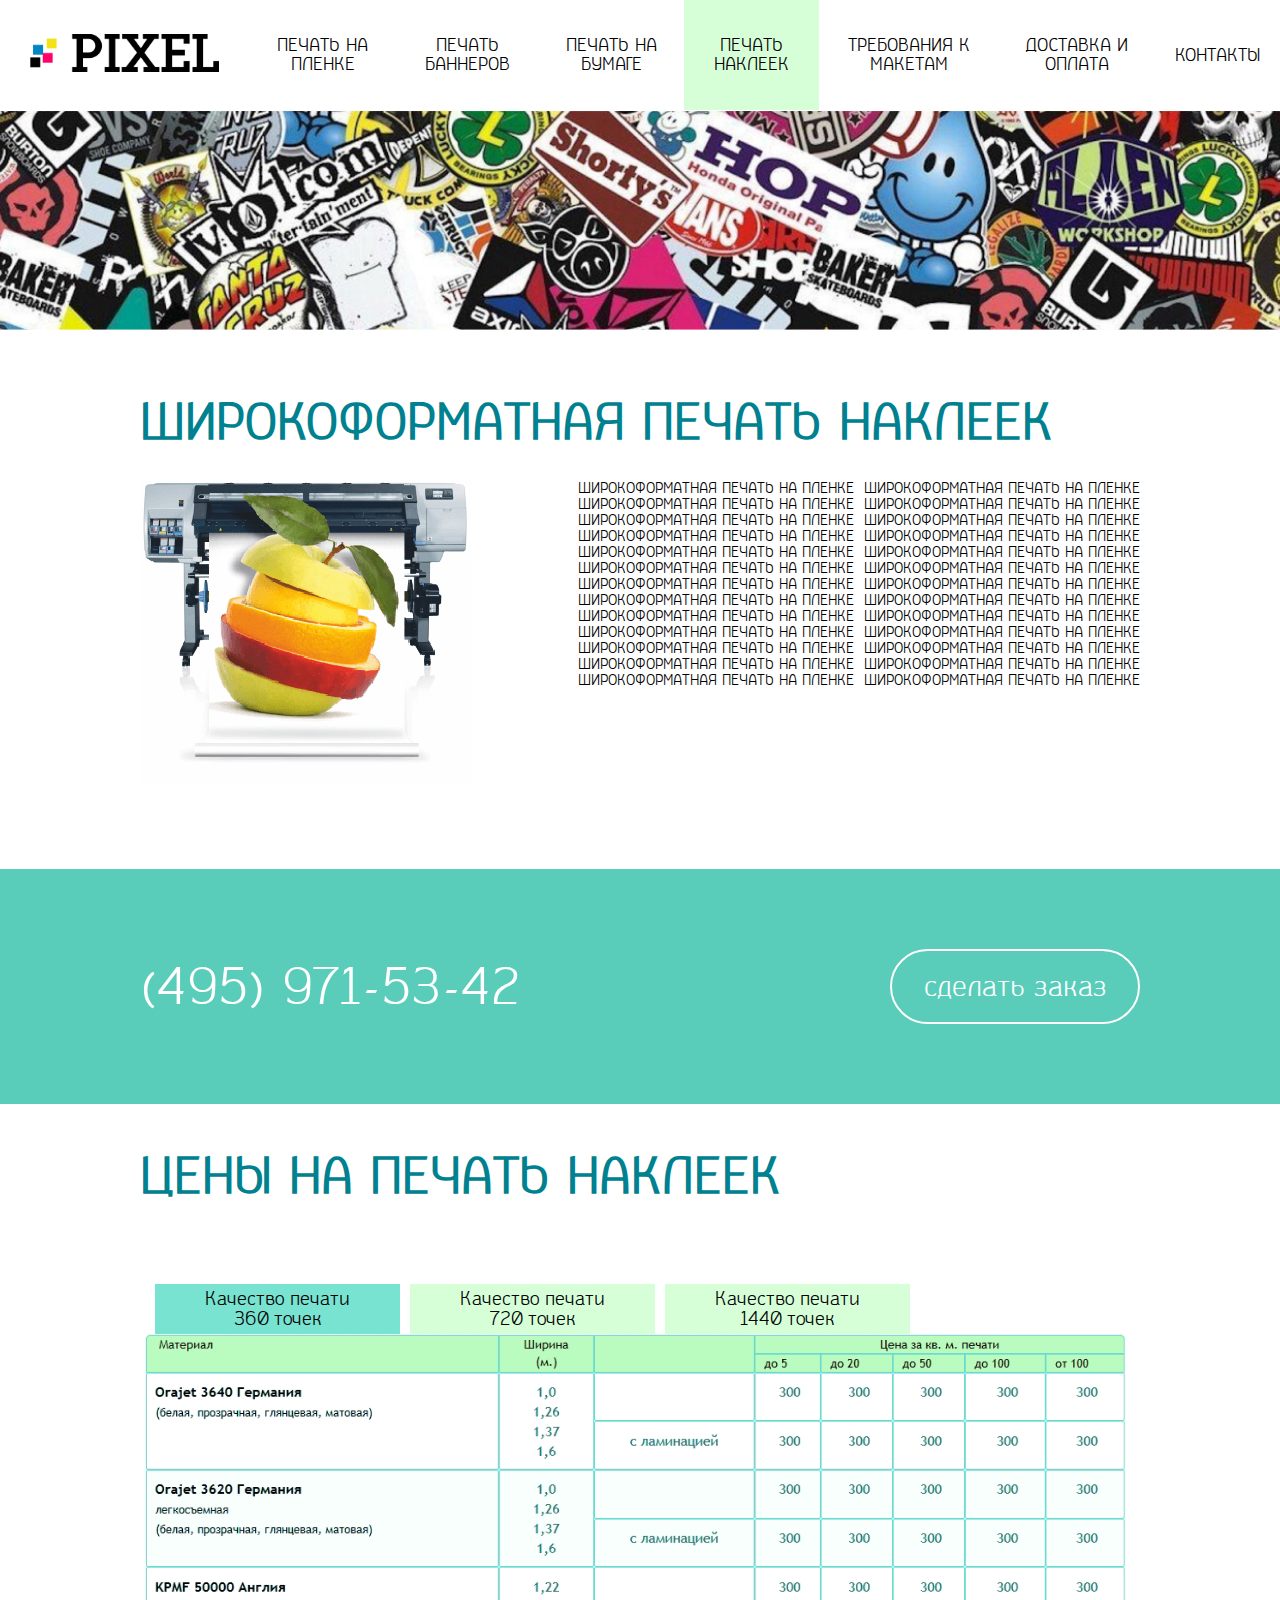
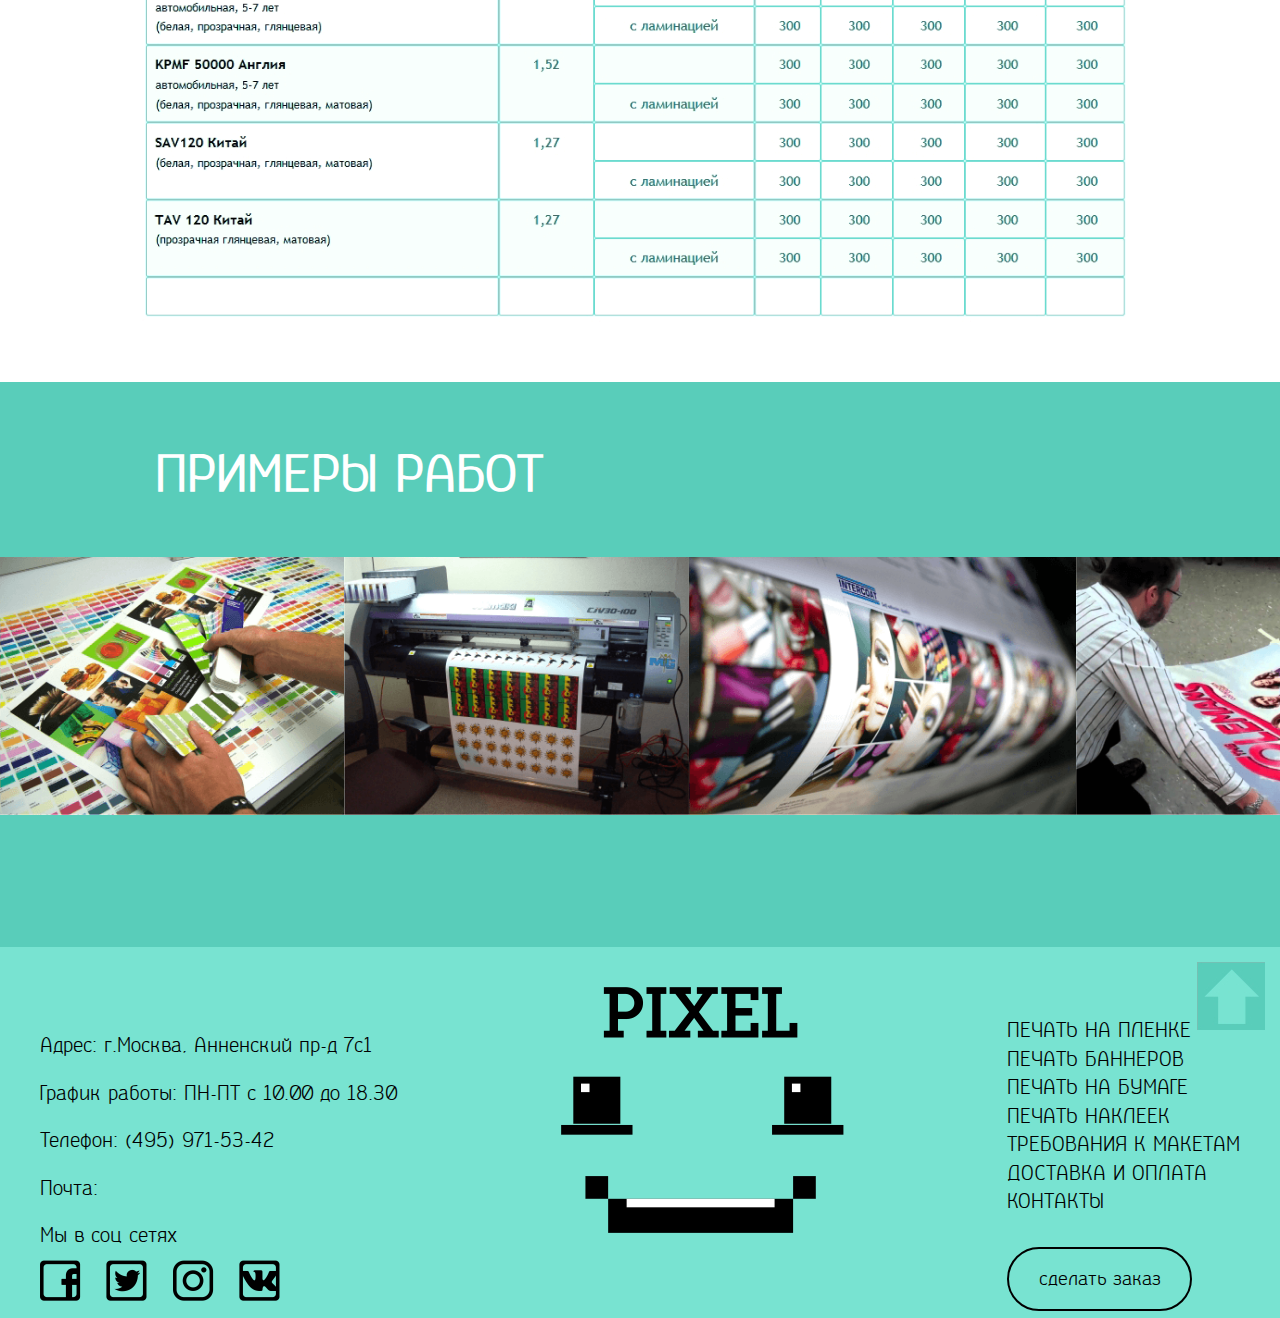
<file: labels.html>
<!DOCTYPE html>
<html lang="ru">

<head>
	<meta charset="UTF-8">
	<meta name="viewport" content="width=device-width, initial-scale=1">
	<link rel="stylesheet" href="scss/style.css">
	<title>Печать наклеек</title>
</head>

<body>
	<nav>
		<ul class="mobile-menu">
			<li><a href="film.html">печать на пленке</a></li>
			<li><a href="banners.html">печать баннеров</a></li>
			<li><a href="paper.html">печать на бумаге</a></li>
			<li><a href="labels.html">печать наклеек</a></li>
			<li><a href="requirments.html">требования к макетам</a></li>
			<li><a href="delivery.html">доставка и оплата</a></li>
			<li><a href="contacts.html">контакты</a></li>
		</ul>
	</nav>
	<header class="header">
		<div class="header__logo">
			<a href="index.html"><img src="img/logo.png" alt="logo"></a>
		</div>
		<i class="menu-btn">
			<span></span>
		</i>		<nav class="header__nav">
			<ul class="header__nav-links">
				<li><a href="film.html">печать на пленке</a></li>
				<li><a href="banners.html">печать баннеров</a></li>
				<li><a href="paper.html">печать на бумаге</a></li>
				<li><a href="labels.html" class="active">печать наклеек</a></li>
				<li><a href="requirments.html">требования к макетам</a></li>
				<li><a href="delivery.html">доставка и оплата</a></li>
				<li><a href="contacts.html">контакты</a></li>
			</ul>
		</nav>
	</header>
	<section class="labels">
		<div class="labels-bg bg"></div>
		<div class="print-wrap">
			<section class="print">
				<h3 class="print__title">
					широкоформатная печать наклеек
				</h3>
				<div class="print__info">
					<img src="img/labels-img.png" alt="широкоформатная печать наклеек">
					<div class="print__info-lists labels__lists">
						<ul class="print__first-list">
							<li>широкоформатная печать на пленке</li>
							<li>широкоформатная печать на пленке</li>
							<li>широкоформатная печать на пленке</li>
							<li>широкоформатная печать на пленке</li>
							<li>широкоформатная печать на пленке</li>
							<li>широкоформатная печать на пленке</li>
							<li>широкоформатная печать на пленке</li>
							<li>широкоформатная печать на пленке</li>
							<li>широкоформатная печать на пленке</li>
							<li>широкоформатная печать на пленке</li>
							<li>широкоформатная печать на пленке</li>
							<li>широкоформатная печать на пленке</li>
							<li>широкоформатная печать на пленке</li>
						</ul>
						<ul class="print__second-list">
							<li>широкоформатная печать на пленке</li>
							<li>широкоформатная печать на пленке</li>
							<li>широкоформатная печать на пленке</li>
							<li>широкоформатная печать на пленке</li>
							<li>широкоформатная печать на пленке</li>
							<li>широкоформатная печать на пленке</li>
							<li>широкоформатная печать на пленке</li>
							<li>широкоформатная печать на пленке</li>
							<li>широкоформатная печать на пленке</li>
							<li>широкоформатная печать на пленке</li>
							<li>широкоформатная печать на пленке</li>
							<li>широкоформатная печать на пленке</li>
							<li>широкоформатная печать на пленке</li>
						</ul>
					</div>
				</div>
			</section>
		</div>
	</section>
	<div class="print__order">
		<div class="print-wrap">
			<div class="print__order-wrap">
				<a href="tel:4959715342" class="order-phone">(495) 971-53-42</a>
				<a href="#popup" class="order-btn">сделать заказ</a>
			</div>
		</div>
	</div>
	<div class="price">
		<div class="print-wrap">
			<h3 class="price__title">
				Цены на печать наклеек
			</h3>
			<div class="price__tabs">
				<span class="price__tab">Качество печати <br> 360 точек</span>
				<span class="price__tab">Качество печати <br> 720 точек</span>
				<span class="price__tab">Качество печати <br> 1440 точек</span>
			</div>
			<div class="price__wrap">
				<div class="price__tables">
					<img src="img/table.png" alt="таблица цен" class="price__table">
					<img src="img/table.png" alt="таблица цен" class="price__table">
					<img src="img/table.png" alt="таблица цен" class="price__table">
				</div>
			</div>
		</div>
	</div>
	<section class="examples">
		<div class="print-wrap">
			<h3 class="examples__title">
				Примеры работ
			</h3>
		</div>

		</div>
		<div class="examples-wrap">
			<div class="examples__blocks">
				<div class="examples__block"><img src="img/examples1.png" alt="пример"></div>
				<div class="examples__block"><img src="img/examples2.png" alt="пример"></div>
				<div class="examples__block"><img src="img/examples3.png" alt="пример"></div>
				<div class="examples__block"><img src="img/examples4.png" alt="пример"></div>
			</div>
	</section>
	<footer class="footer">
		<div class="container">
			<div class="footer-wrap">
				<nav class="footer__addresses">
					<ul>
						<li><a href="#">Адрес: г.Москва, Анненский пр-д 7с1</a></li>
						<li><a href="#">График работы: ПН-ПТ с 10.00 до 18.30</a></li>
						<li><a href="tel:4959715342">Телефон: (495) 971-53-42</a></li>
						<li><a href="#">Почта:</a></li>
						<li><a href="#">Мы в соц сетях</a></li>
					</ul>
					<ul class="footer__socials">
						<li><a href="#"><svg xmlns="http://www.w3.org/2000/svg"
									xmlns:xlink="http://www.w3.org/1999/xlink" width="41" height="41"
									viewBox="0 0 41 41">
									<image id="фэйсбук" width="41" height="41"
										xlink:href="[data-uri]" />
								</svg></a></li>
						<li><a href="#"><svg xmlns="http://www.w3.org/2000/svg"
									xmlns:xlink="http://www.w3.org/1999/xlink" width="41" height="41"
									viewBox="0 0 41 41">
									<image id="твиттер" width="41" height="41"
										xlink:href="[data-uri]" />
								</svg></a></li>
						<li><a href="#"><svg xmlns="http://www.w3.org/2000/svg"
									xmlns:xlink="http://www.w3.org/1999/xlink" width="41" height="41"
									viewBox="0 0 41 41">
									<image id="инста" width="41" height="41"
										xlink:href="[data-uri]" />
								</svg></a></li>
						<li><a href="#"><svg xmlns="http://www.w3.org/2000/svg"
									xmlns:xlink="http://www.w3.org/1999/xlink" width="41" height="41"
									viewBox="0 0 41 41">
									<image id="вк" width="41" height="41"
										xlink:href="[data-uri]" />
								</svg></a></li>
					</ul>
				</nav>
				<div class="footer__logo">
					<img src="img/footer-logo.png" alt="лого подвала">
				</div>
				<nav class="footer__nav">
					<ul>
						<li><a href="film.html">печать на пленке</a></li>
						<li><a href="banners.html">печать баннеров</a></li>
						<li><a href="paper.html">печать на бумаге</a></li>
						<li><a href="labels.html">печать наклеек</a></li>
						<li><a href="requirments.html">требования к макетам</a></li>
						<li><a href="delivery.html">доставка и оплата</a></li>
						<li><a href="contacts.html">контакты</a></li>
					</ul>
					<a href="#popup" class="order-btn footer__btn">
						сделать заказ
					</a>
				</nav>
				<a href="#" class="footer__up-btn"><svg xmlns="http://www.w3.org/2000/svg"
						xmlns:xlink="http://www.w3.org/1999/xlink" width="68" height="68" viewBox="0 0 68 68">
						<image id="вверх" width="68" height="68"
							xlink:href="[data-uri]" />
					</svg>
				</a>
			</div>
		</div>
	</footer>
	<div id="popup" class="mfp-hide">
		<form>
			<fieldset style="border:0;">
				<ol>
					<li>
						<label for="name" id="name-label">Ваше имя</label>
						<input id="name" name="name" type="text">
					</li>
					<li>
						<label for="phone" id="phone-label">Контактный <br> телефон</label>
						<input id="phone" name="phone" type="text">
					</li>
					<li>
						<label for="textarea" id="text-label">Суть заказа
							(размер и
							количество печати)
							или ссылка
							на файлы</label>
						<textarea name="textarea" id="textarea" cols="30" rows="10"></textarea>
					</li>
				</ol>
				<a href="#" class="order-btn">сделать заказ</a>
				<button class="mfp-close" type="button"><svg  xmlns="http://www.w3.org/2000/svg" xmlns:xlink="http://www.w3.org/1999/xlink" width="24" height="24" viewBox="0 0 24 24">
					<image  class="mfp-close" id="кнопка_закрыть" data-name="кнопка закрыть" width="24" height="24" xlink:href="[data-uri]"/>
				  </svg>  
				  </button>
			</fieldset>
		</form>
	</div>
	<script src="js/jquery-3.4.1.min.js"></script>
	<script src="js/slick.min.js"></script>
	<script src="js/jquery.magnific-popup.min.js"></script>
	<script src="js/swiper.min.js"></script>
	<script src="js/main.js"></script>
	<script>
		var swiper = new Swiper('.swiper-container', {
			navigation: {
				nextEl: '.swiper-button-next',
				prevEl: '.swiper-button-prev',
			},
		});
	</script>
	<script>
		$(".price__table").not(":first").hide();
		$(".price .price__tab").click(function () {
			$(".price .price__tab").removeClass("active").eq($(this).index()).addClass("active");
			$(".price__table").hide().eq($(this).index()).fadeIn()
		}).eq(0).addClass("active");
	</script>
		<script>
		    $(document).ready(function () {
			$('.order-btn').magnificPopup({
				type: 'inline',
				preloader: false,
				focus: '#name',
				callbacks: {
					beforeOpen: function () {
						if ($(window).width() < 700) {
							this.st.focus = false;
						} else {
							this.st.focus = '#name';
						}
					}
				}
			});
    });
	</script>
</body>

</html>
</file>
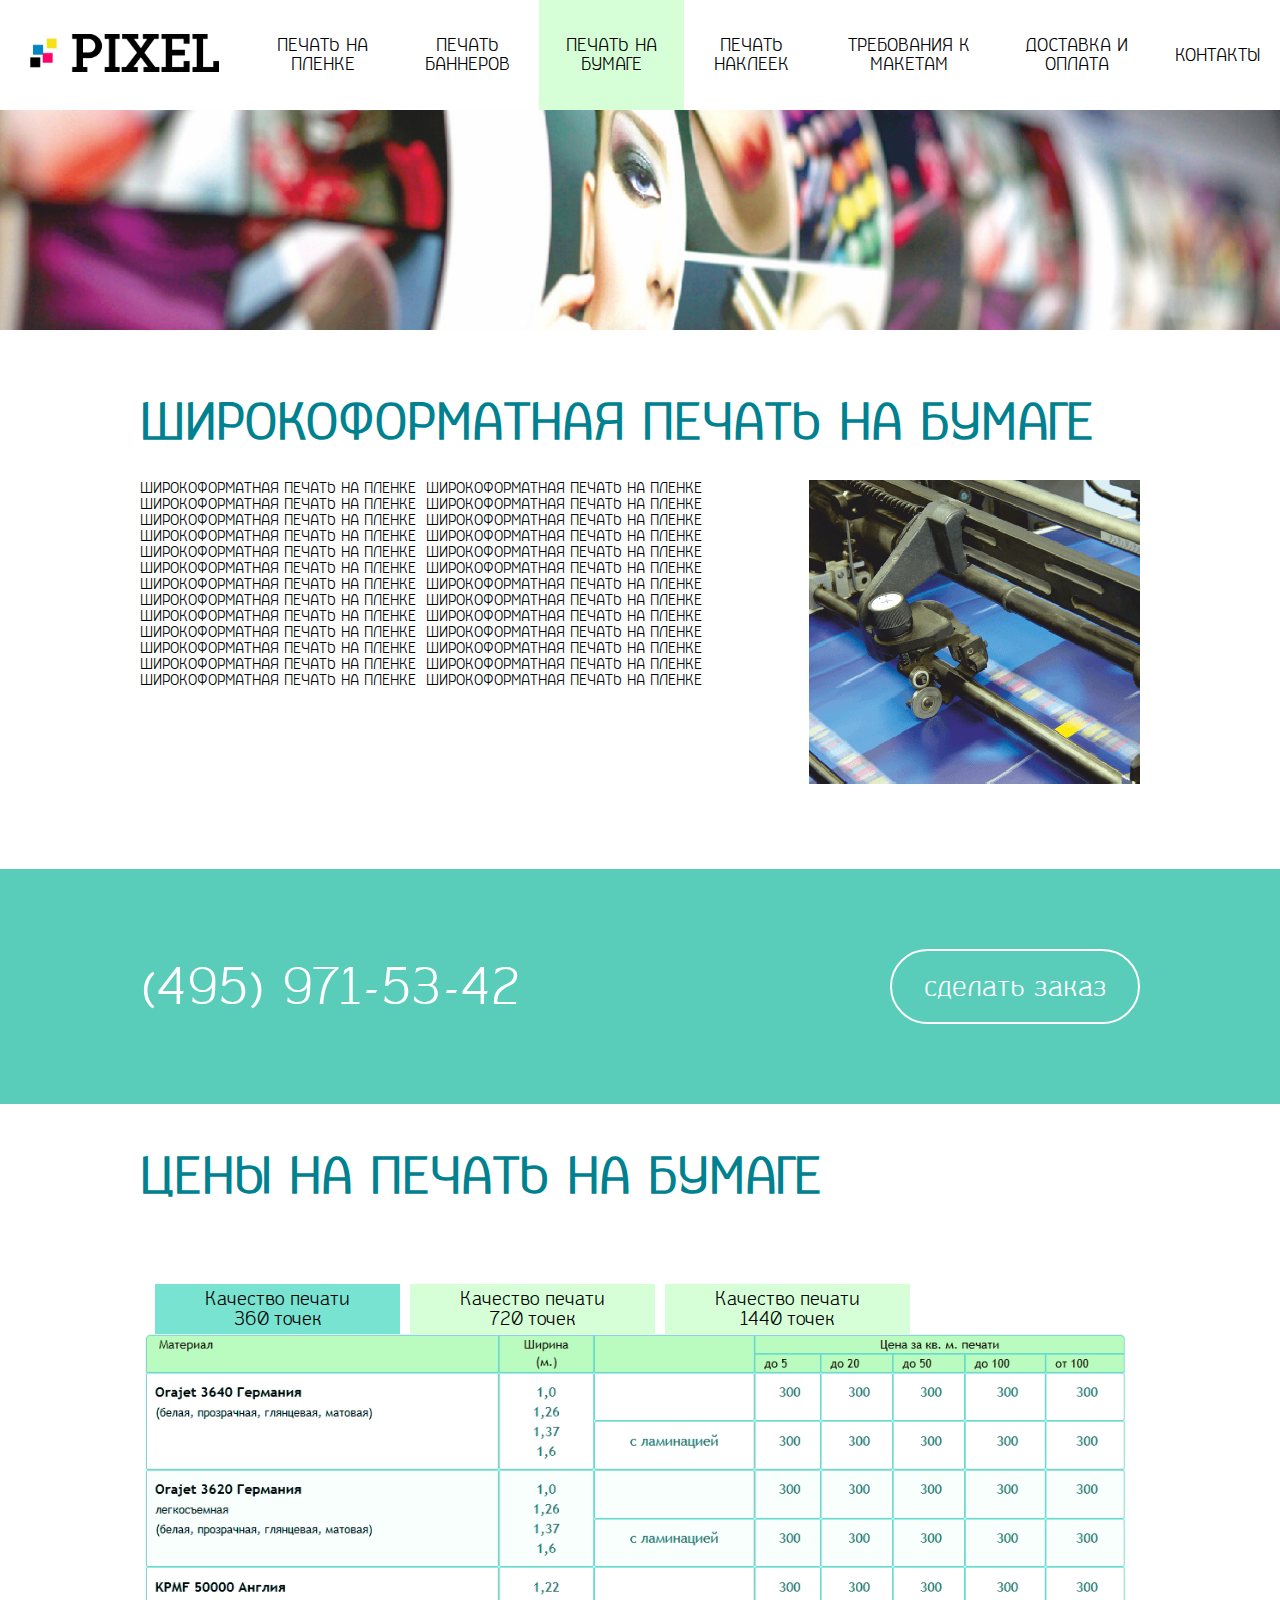
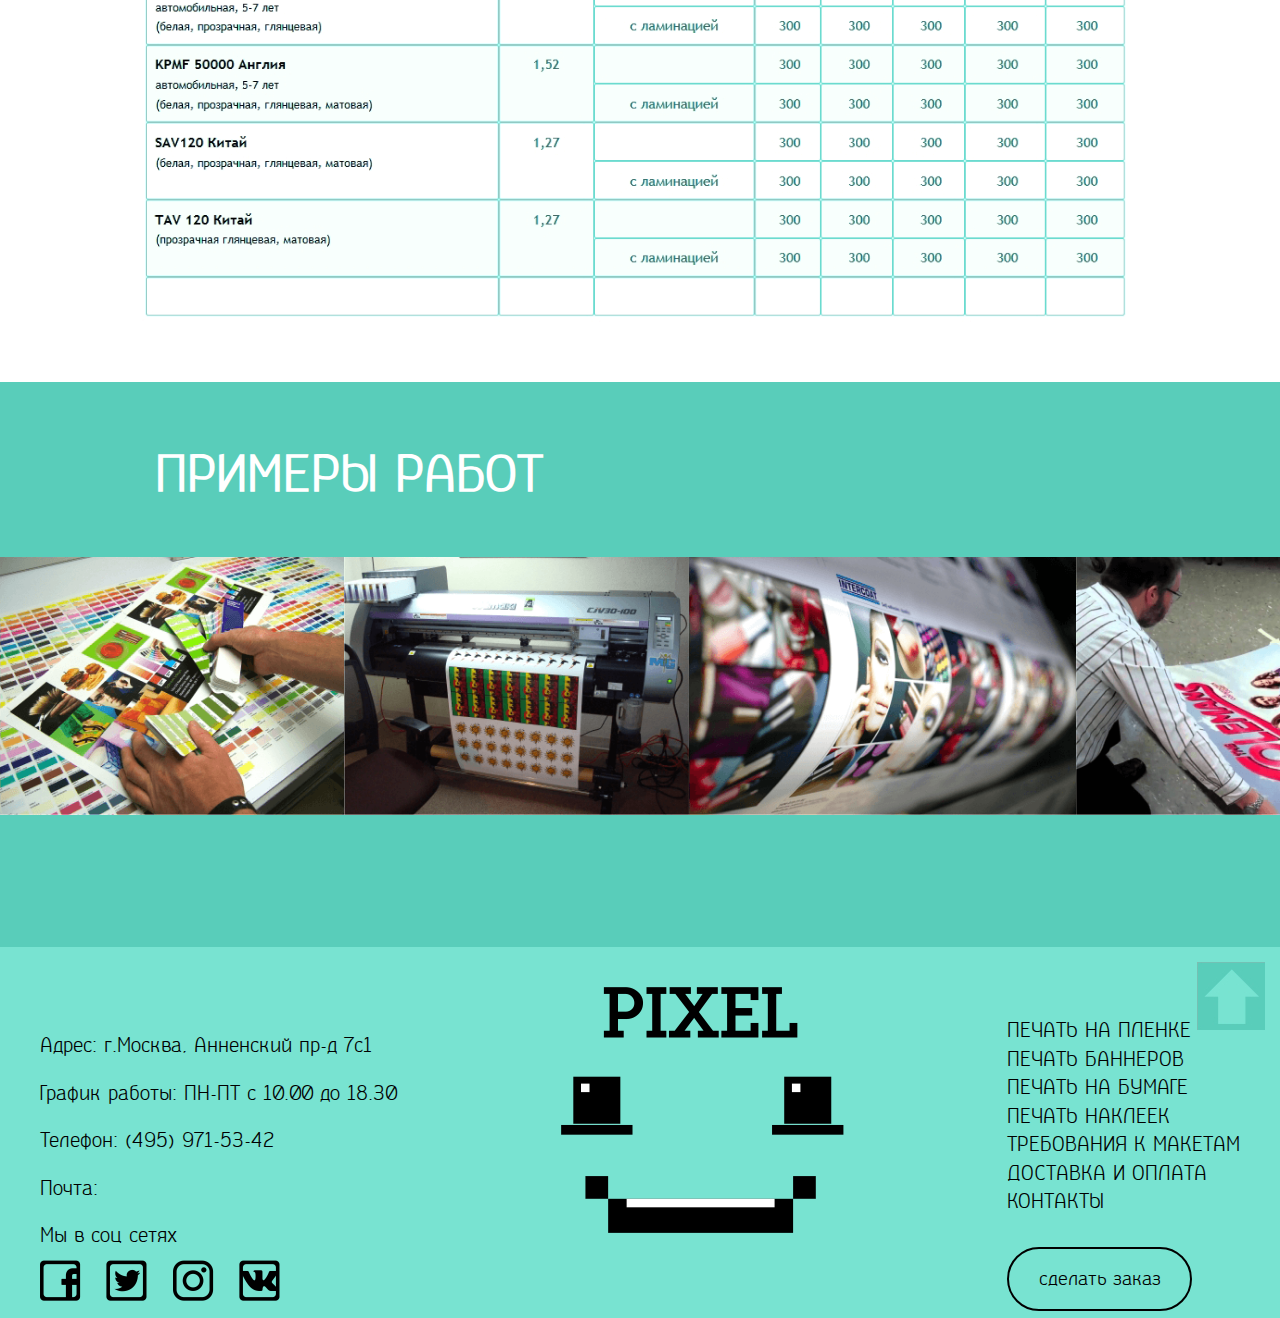
<file: paper.html>
<!DOCTYPE html>
<html lang="ru">

<head>
	<meta charset="UTF-8">
	<meta name="viewport" content="width=device-width, initial-scale=1">
	<link rel="stylesheet" href="scss/style.css">
	<title>Печать на бумаге </title>
</head>

<body>
	<nav>
		<ul class="mobile-menu">
			<li><a href="film.html">печать на пленке</a></li>
			<li><a href="banners.html">печать баннеров</a></li>
			<li><a href="paper.html">печать на бумаге</a></li>
			<li><a href="labels.html">печать наклеек</a></li>
			<li><a href="requirments.html">требования к макетам</a></li>
			<li><a href="delivery.html">доставка и оплата</a></li>
			<li><a href="contacts.html">контакты</a></li>
		</ul>
	</nav>
	<header class="header">
		<div class="header__logo">
			<a href="index.html"><img src="img/logo.png" alt="logo"></a>
		</div>
		<i class="menu-btn">
			<span></span>
		</i>		<nav class="header__nav">
			<ul class="header__nav-links">
				<li><a href="film.html">печать на пленке</a></li>
				<li><a href="banners.html">печать баннеров</a></li>
				<li><a href="paper.html" class="active">печать на бумаге</a></li>
				<li><a href="labels.html">печать наклеек</a></li>
				<li><a href="requirments.html">требования к макетам</a></li>
				<li><a href="delivery.html">доставка и оплата</a></li>
				<li><a href="contacts.html">контакты</a></li>
			</ul>
		</nav>
	</header>
	<section class="paper">
		<div class="paper-bg bg"></div>
		<div class="print-wrap">
			<section class="print">
				<h3 class="print__title">
					широкоформатная печать на бумаге
				</h3>
				<div class="print__info">
					<div class="print__info-lists">
						<ul class="print__first-list">
							<li>широкоформатная печать на пленке</li>
							<li>широкоформатная печать на пленке</li>
							<li>широкоформатная печать на пленке</li>
							<li>широкоформатная печать на пленке</li>
							<li>широкоформатная печать на пленке</li>
							<li>широкоформатная печать на пленке</li>
							<li>широкоформатная печать на пленке</li>
							<li>широкоформатная печать на пленке</li>
							<li>широкоформатная печать на пленке</li>
							<li>широкоформатная печать на пленке</li>
							<li>широкоформатная печать на пленке</li>
							<li>широкоформатная печать на пленке</li>
							<li>широкоформатная печать на пленке</li>
						</ul>
						<ul class="print__second-list">
							<li>широкоформатная печать на пленке</li>
							<li>широкоформатная печать на пленке</li>
							<li>широкоформатная печать на пленке</li>
							<li>широкоформатная печать на пленке</li>
							<li>широкоформатная печать на пленке</li>
							<li>широкоформатная печать на пленке</li>
							<li>широкоформатная печать на пленке</li>
							<li>широкоформатная печать на пленке</li>
							<li>широкоформатная печать на пленке</li>
							<li>широкоформатная печать на пленке</li>
							<li>широкоформатная печать на пленке</li>
							<li>широкоформатная печать на пленке</li>
							<li>широкоформатная печать на пленке</li>
						</ul>
					</div>
					<img src="img/paper-img.png" alt="фото печати на бумаге">
				</div>
			</section>
		</div>
	</section>
	<div class="print__order">
		<div class="print-wrap">
			<div class="print__order-wrap">
				<a href="tel:4959715342" class="order-phone">(495) 971-53-42</a>
				<a href="#popup" class="order-btn">сделать заказ</a>
			</div>
		</div>
	</div>
	<div class="price">
		<div class="print-wrap">
			<h3 class="price__title">
				Цены на печать на бумаге
			</h3>
			<div class="price__tabs">
				<span class="price__tab">Качество печати <br> 360 точек</span>
				<span class="price__tab">Качество печати <br> 720 точек</span>
				<span class="price__tab">Качество печати <br> 1440 точек</span>
			</div>
			<div class="price__wrap">
				<div class="price__tables">
					<img src="img/table.png" alt="таблица цен" class="price__table">
					<img src="img/table.png" alt="таблица цен" class="price__table">
					<img src="img/table.png" alt="таблица цен" class="price__table">
				</div>
			</div>
		</div>
	</div>
	<section class="examples">
		<div class="print-wrap">
			<h3 class="examples__title">
				Примеры работ
			</h3>
		</div>

		</div>
		<div class="examples-wrap">
			<div class="examples__blocks">
				<div class="examples__block"><img src="img/examples1.png" alt="пример"></div>
				<div class="examples__block"><img src="img/examples2.png" alt="пример"></div>
				<div class="examples__block"><img src="img/examples3.png" alt="пример"></div>
				<div class="examples__block"><img src="img/examples4.png" alt="пример"></div>
			</div>
	</section>
	<footer class="footer">
		<div class="container">
			<div class="footer-wrap">
				<nav class="footer__addresses">
					<ul>
						<li><a href="#">Адрес: г.Москва, Анненский пр-д 7с1</a></li>
						<li><a href="#">График работы: ПН-ПТ с 10.00 до 18.30</a></li>
						<li><a href="tel:4959715342">Телефон: (495) 971-53-42</a></li>
						<li><a href="#">Почта:</a></li>
						<li><a href="#">Мы в соц сетях</a></li>
					</ul>
					<ul class="footer__socials">
						<li><a href="#"><svg xmlns="http://www.w3.org/2000/svg"
									xmlns:xlink="http://www.w3.org/1999/xlink" width="41" height="41"
									viewBox="0 0 41 41">
									<image id="фэйсбук" width="41" height="41"
										xlink:href="[data-uri]" />
								</svg></a></li>
						<li><a href="#"><svg xmlns="http://www.w3.org/2000/svg"
									xmlns:xlink="http://www.w3.org/1999/xlink" width="41" height="41"
									viewBox="0 0 41 41">
									<image id="твиттер" width="41" height="41"
										xlink:href="[data-uri]" />
								</svg></a></li>
						<li><a href="#"><svg xmlns="http://www.w3.org/2000/svg"
									xmlns:xlink="http://www.w3.org/1999/xlink" width="41" height="41"
									viewBox="0 0 41 41">
									<image id="инста" width="41" height="41"
										xlink:href="[data-uri]" />
								</svg></a></li>
						<li><a href="#"><svg xmlns="http://www.w3.org/2000/svg"
									xmlns:xlink="http://www.w3.org/1999/xlink" width="41" height="41"
									viewBox="0 0 41 41">
									<image id="вк" width="41" height="41"
										xlink:href="[data-uri]" />
								</svg></a></li>
					</ul>
				</nav>
				<div class="footer__logo">
					<img src="img/footer-logo.png" alt="лого подвала">
				</div>
				<nav class="footer__nav">
					<ul>
						<li><a href="film.html">печать на пленке</a></li>
						<li><a href="banners.html">печать баннеров</a></li>
						<li><a href="paper.html">печать на бумаге</a></li>
						<li><a href="labels.html">печать наклеек</a></li>
						<li><a href="requirments.html">требования к макетам</a></li>
						<li><a href="delivery.html">доставка и оплата</a></li>
						<li><a href="contacts.html">контакты</a></li>
					</ul>
					<a href="#popup" class="order-btn footer__btn">
						сделать заказ
					</a>
				</nav>
				<a href="#" class="footer__up-btn"><svg xmlns="http://www.w3.org/2000/svg"
						xmlns:xlink="http://www.w3.org/1999/xlink" width="68" height="68" viewBox="0 0 68 68">
						<image id="вверх" width="68" height="68"
							xlink:href="[data-uri]" />
					</svg>
				</a>
			</div>
		</div>
	</footer>
	<div id="popup" class="mfp-hide">
		<form>
			<fieldset style="border:0;">
				<ol>
					<li>
						<label for="name" id="name-label">Ваше имя</label>
						<input id="name" name="name" type="text">
					</li>
					<li>
						<label for="phone" id="phone-label">Контактный <br> телефон</label>
						<input id="phone" name="phone" type="text">
					</li>
					<li>
						<label for="textarea" id="text-label">Суть заказа
							(размер и
							количество печати)
							или ссылка
							на файлы</label>
						<textarea name="textarea" id="textarea" cols="30" rows="10"></textarea>
					</li>
				</ol>
				<a href="#" class="order-btn">сделать заказ</a>
				<button class="mfp-close" type="button"><svg  xmlns="http://www.w3.org/2000/svg" xmlns:xlink="http://www.w3.org/1999/xlink" width="24" height="24" viewBox="0 0 24 24">
					<image  class="mfp-close" id="кнопка_закрыть" data-name="кнопка закрыть" width="24" height="24" xlink:href="[data-uri]"/>
				  </svg>  
				  </button>
			</fieldset>
		</form>
	</div>
	<script src="js/jquery-3.4.1.min.js"></script>
	<script src="js/slick.min.js"></script>
	<script src="js/jquery.magnific-popup.min.js"></script>
	<script src="js/swiper.min.js"></script>
	<script src="js/main.js"></script>
	<script>
		var swiper = new Swiper('.swiper-container', {
			navigation: {
				nextEl: '.swiper-button-next',
				prevEl: '.swiper-button-prev',
			},
		});
	</script>
	<script>
		$(".price__table").not(":first").hide();
		$(".price .price__tab").click(function () {
			$(".price .price__tab").removeClass("active").eq($(this).index()).addClass("active");
			$(".price__table").hide().eq($(this).index()).fadeIn()
		}).eq(0).addClass("active");
	</script>
		<script>
		    $(document).ready(function () {
			$('.order-btn').magnificPopup({
				type: 'inline',
				preloader: false,
				focus: '#name',
				callbacks: {
					beforeOpen: function () {
						if ($(window).width() < 700) {
							this.st.focus = false;
						} else {
							this.st.focus = '#name';
						}
					}
				}
			});
    });
	</script>
</body>

</html>
</file>
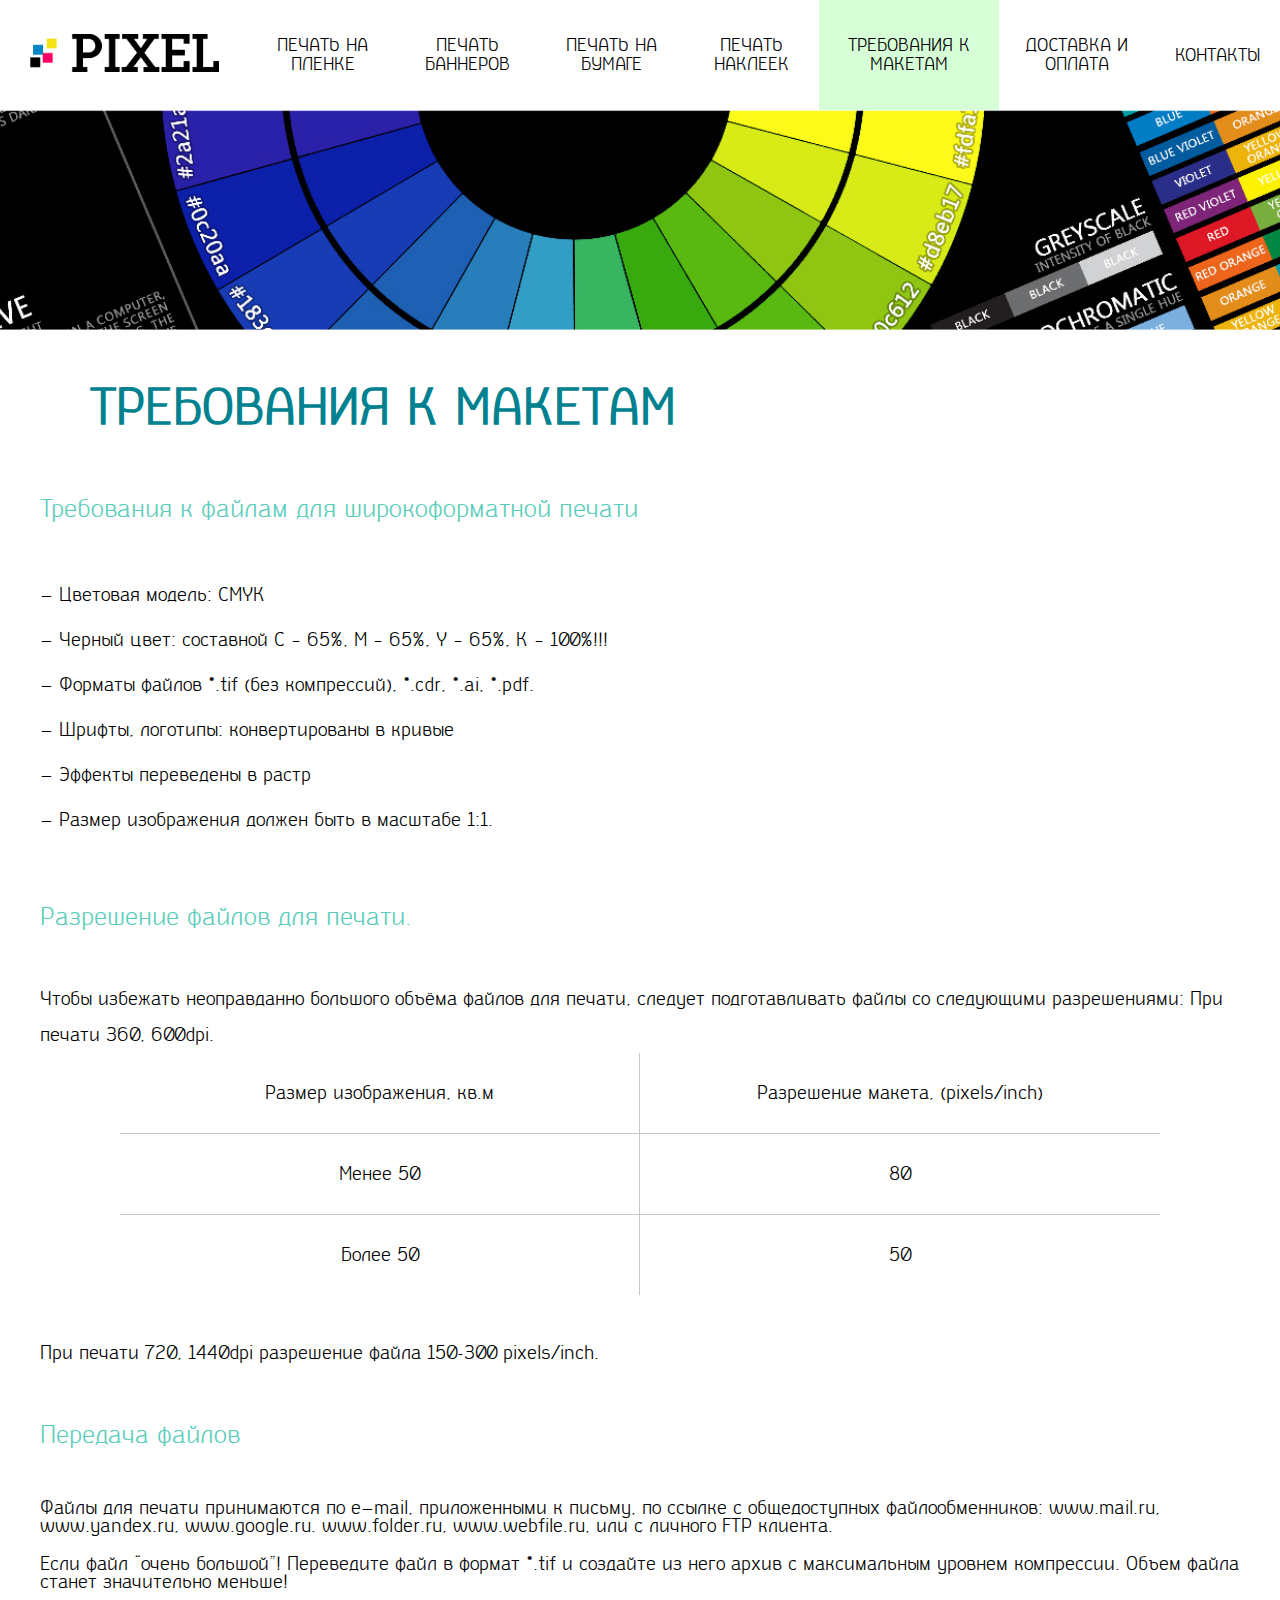
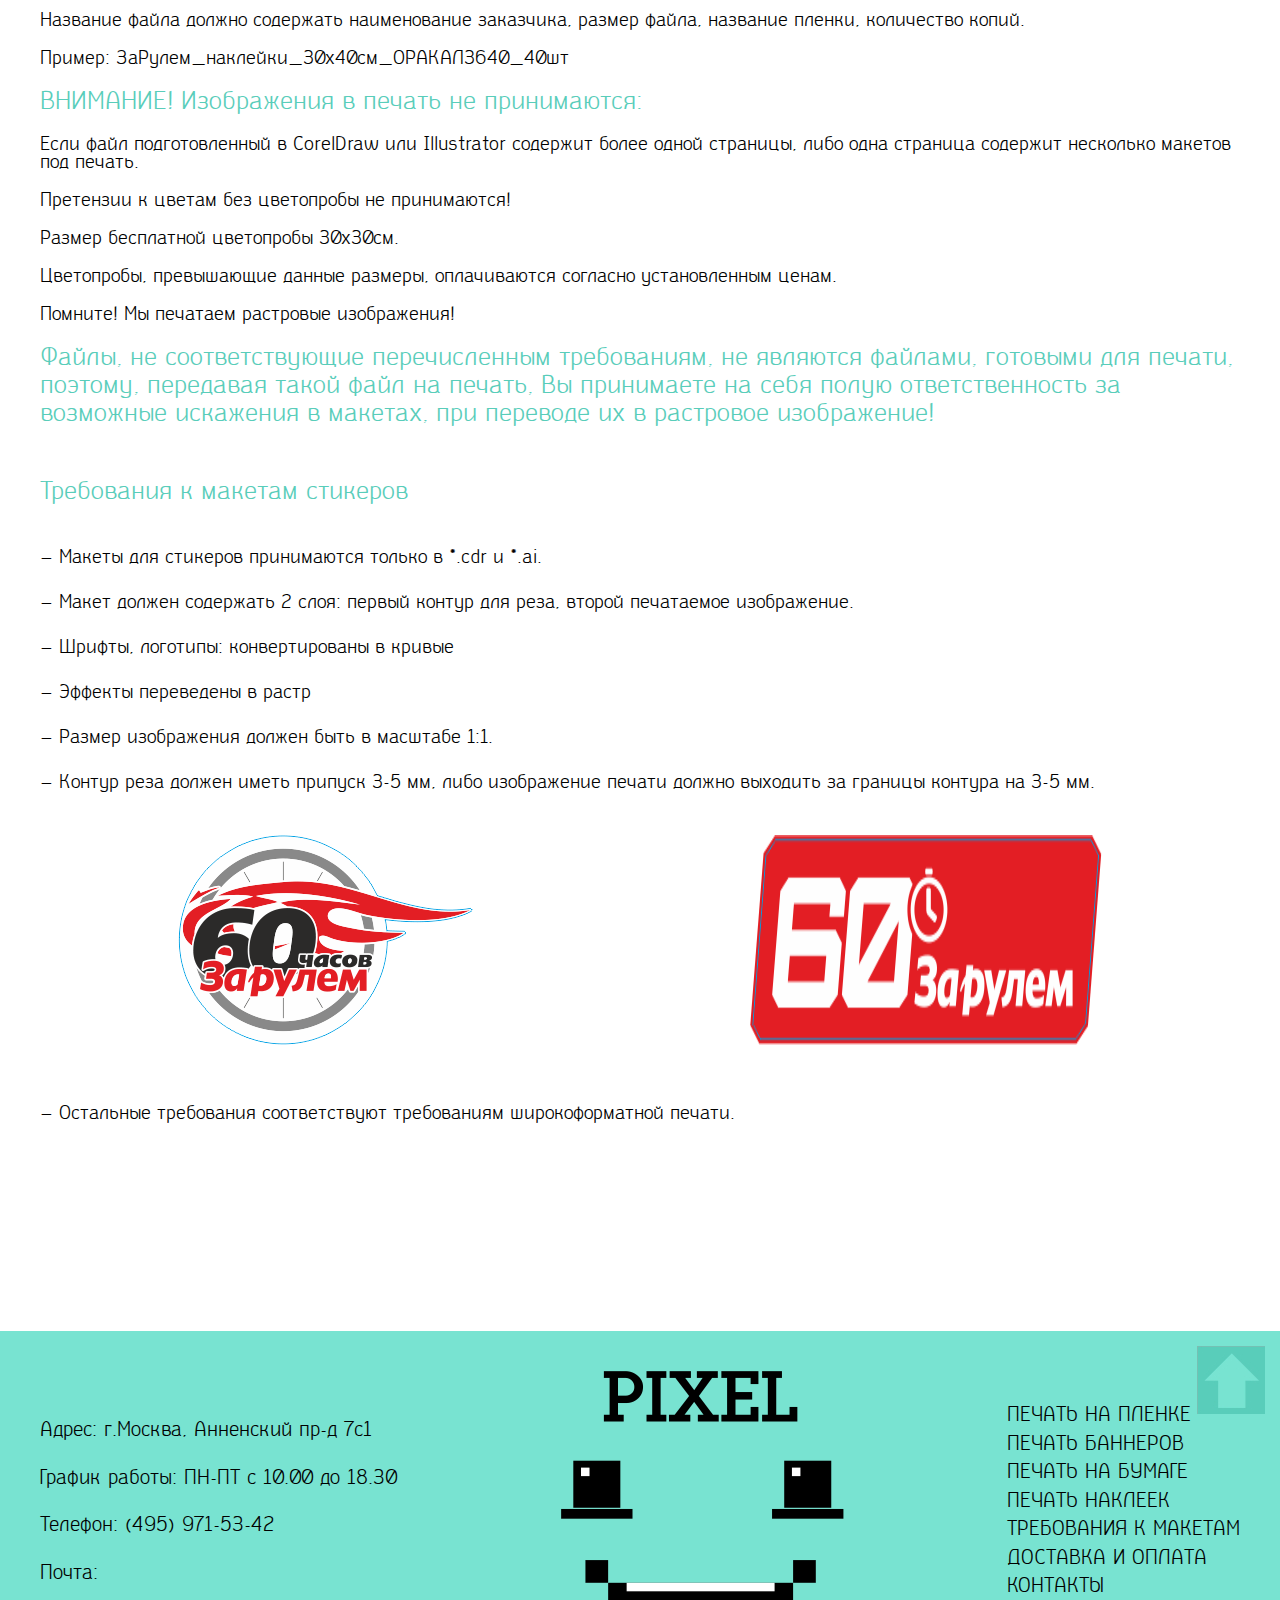
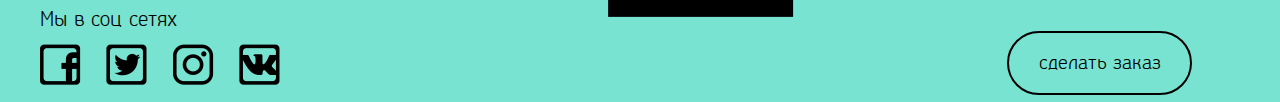
<file: requirments.html>
<!DOCTYPE html>
<html lang="ru">

<head>
	<meta charset="UTF-8">
	<meta name="viewport" content="width=device-width, initial-scale=1">
	<link rel="stylesheet" href="scss/style.css">
	
	<title>Требования к макетам</title>
</head>

<body>
	<nav>
		<ul class="mobile-menu">
			<li><a href="film.html">печать на пленке</a></li>
			<li><a href="banners.html">печать баннеров</a></li>
			<li><a href="paper.html">печать на бумаге</a></li>
			<li><a href="labels.html">печать наклеек</a></li>
			<li><a href="requirments.html">требования к макетам</a></li>
			<li><a href="delivery.html">доставка и оплата</a></li>
			<li><a href="contacts.html">контакты</a></li>
		</ul>
	</nav>
	<header class="header">
		<div class="header__logo">
			<a href="index.html"><img src="img/logo.png" alt="logo"></a>
		</div>
		<i class="menu-btn">
			<span></span>
		</i>		<nav class="header__nav">
			<ul class="header__nav-links">
				<li><a href="film.html">печать на пленке</a></li>
				<li><a href="banners.html">печать баннеров</a></li>
				<li><a href="paper.html">печать на бумаге</a></li>
				<li><a href="labels.html">печать наклеек</a></li>
				<li><a href="requirments.html" class="active">требования к макетам</a></li>
				<li><a href="delivery.html">доставка и оплата</a></li>
				<li><a href="contacts.html">контакты</a></li>
			</ul>
		</nav>
	</header>
	<section class="requirments">
		<div class="requirments-bg bg"></div>
		<div class="container">
			<h3 class="requirments__title">
				требования к макетам
			</h3>
			<div class="requirments__files">
				<h5>Требования к файлам для широкоформатной печати</h5>
				<ul>
					<li>— Цветовая модель: CMYK</li>
					<li>— Черный цвет: составной C – 65%, M – 65%, Y – 65%, K – 100%!!!</li>
					<li>— Форматы файлов *.tif (без компрессий), *.cdr, *.ai, *.pdf.</li>
					<li>— Шрифты, логотипы: конвертированы в кривые</li>
					<li>— Эффекты переведены в растр</li>
					<li>— Размер изображения должен быть в масштабе 1:1.</li>
				</ul>
			</div>
			<div class="requirments__resolution">
				<h5>Разрешение файлов для печати.</h5>
				<p>Чтобы избежать неоправданно большого объёма файлов для печати, следует подготавливать файлы со
					следующими разрешениями:
					При печати 360, 600dpi.</p>
				<table class="table" cellspacing="0">
					<tr>
						<td class="td-1">Размер изображения, кв.м</td>
						<td class="td-1">Разрешение макета, (pixels/inch)</td>
					</tr>
					<tr>
						<td class="td-2">Менее 50</td>
						<td class="td-2">80</td>
					</tr>
					<tr>
						<td class="td-3">Более 50</td>
						<td class="td-3">50</td>
					</tr>
				</table>
				<p>При печати 720, 1440dpi разрешение файла 150-300 pixels/inch.</p>
			</div>
			<div class="requirments__transfer">
				<h5>Передача файлов</h5>
				<ul>
					<li>Файлы для печати принимаются по e—mail, приложенными к письму, по ссылке с общедоступных
						файлообменников:
						www.mail.ru, www.yandex.ru, www.google.ru. www.folder.ru, www.webfile.ru, или с личного FTP
						клиента.</li>
					<li>Если файл “очень большой”! Переведите файл в формат *.tif и создайте из него архив с
						максимальным уровнем компрессии.
						Объем файла станет значительно меньше!</li>
					<li>Название файла должно содержать наименование заказчика, размер файла, название пленки,
						количество копий.</li>
					<li>Пример: ЗаРулем_наклейки_30х40см_ОРАКАЛ3640_40шт</li>
				</ul>
			</div>
			<div class="requirments__warning">
				<h5>ВНИМАНИЕ! Изображения в печать не принимаются:
				</h5>
				<ul>
					<li>Если файл подготовленный в CorelDraw или Illustrator содержит более одной страницы, либо одна
						страница
						содержит несколько макетов под печать.</li>
					<li>Претензии к цветам без цветопробы не принимаются!</li>
					<li>Размер бесплатной цветопробы 30х30см.
					</li>
					<li>Цветопробы, превышающие данные размеры, оплачиваются согласно установленным ценам.</li>
					<li>Помните! Мы печатаем растровые изображения!</li>
				</ul>
			</div>
			<h5>Файлы, не соответствующие перечисленным требованиям, не являются файлами, готовыми для печати,
				поэтому, передавая такой файл на печать, Вы принимаете на себя полую ответственность
				за возможные искажения в макетах, при переводе их в растровое изображение!</h5>
			<div class="requirments__stickers">
				<h5>Требования к макетам стикеров</h5>
				<ul>
					<li>— Макеты для стикеров принимаются только в *.cdr и *.ai.
					</li>
					<li>— Макет должен содержать 2 слоя: первый контур для реза, второй печатаемое изображение.</li>
					<li>— Шрифты, логотипы: конвертированы в кривые</li>
					<li>— Эффекты переведены в растр</li>
					<li>— Размер изображения должен быть в масштабе 1:1.</li>
					<li>— Контур реза должен иметь припуск 3-5 мм, либо изображение печати должно выходить за границы
						контура на 3-5 мм.</li>
				</ul>
				<div class="requirments__stickers-imgs">
					<img src="img/stickers1.png" alt="фото стикера">
					<img src="img/stickers2.png" alt="фото стикера">
				</div>
				<p>— Остальные требования соответствуют требованиям широкоформатной печати.</p>
			</div>
		</div>
	</section>
	<footer class="footer">
		<div class="container">
			<div class="footer-wrap">
				<nav class="footer__addresses">
					<ul>
						<li><a href="#">Адрес: г.Москва, Анненский пр-д 7с1</a></li>
						<li><a href="#">График работы: ПН-ПТ с 10.00 до 18.30</a></li>
						<li><a href="tel:4959715342">Телефон: (495) 971-53-42</a></li>
						<li><a href="#">Почта:</a></li>
						<li><a href="#">Мы в соц сетях</a></li>
					</ul>
					<ul class="footer__socials">
						<li><a href="#"><svg xmlns="http://www.w3.org/2000/svg"
									xmlns:xlink="http://www.w3.org/1999/xlink" width="41" height="41"
									viewBox="0 0 41 41">
									<image id="фэйсбук" width="41" height="41"
										xlink:href="[data-uri]" />
								</svg></a></li>
						<li><a href="#"><svg xmlns="http://www.w3.org/2000/svg"
									xmlns:xlink="http://www.w3.org/1999/xlink" width="41" height="41"
									viewBox="0 0 41 41">
									<image id="твиттер" width="41" height="41"
										xlink:href="[data-uri]" />
								</svg></a></li>
						<li><a href="#"><svg xmlns="http://www.w3.org/2000/svg"
									xmlns:xlink="http://www.w3.org/1999/xlink" width="41" height="41"
									viewBox="0 0 41 41">
									<image id="инста" width="41" height="41"
										xlink:href="[data-uri]" />
								</svg></a></li>
						<li><a href="#"><svg xmlns="http://www.w3.org/2000/svg"
									xmlns:xlink="http://www.w3.org/1999/xlink" width="41" height="41"
									viewBox="0 0 41 41">
									<image id="вк" width="41" height="41"
										xlink:href="[data-uri]" />
								</svg></a></li>
					</ul>
				</nav>
				<div class="footer__logo">
					<img src="img/footer-logo.png" alt="лого подвала">
				</div>
				<nav class="footer__nav">
					<ul>
						<li><a href="film.html">печать на пленке</a></li>
						<li><a href="banners.html">печать баннеров</a></li>
						<li><a href="paper.html">печать на бумаге</a></li>
						<li><a href="labels.html">печать наклеек</a></li>
						<li><a href="requirments.html">требования к макетам</a></li>
						<li><a href="delivery.html">доставка и оплата</a></li>
						<li><a href="contacts.html">контакты</a></li>
					</ul>
					<a href="#popup" class="order-btn footer__btn">
						сделать заказ
					</a>
				</nav>
				<a href="#" class="footer__up-btn"><svg xmlns="http://www.w3.org/2000/svg"
						xmlns:xlink="http://www.w3.org/1999/xlink" width="68" height="68" viewBox="0 0 68 68">
						<image id="вверх" width="68" height="68"
							xlink:href="[data-uri]" />
					</svg>
				</a>
			</div>
		</div>
	</footer>
	<div id="popup" class="mfp-hide">
		<form>
			<fieldset style="border:0;">
				<ol>
					<li>
						<label for="name" id="name-label">Ваше имя</label>
						<input id="name" name="name" type="text">
					</li>
					<li>
						<label for="phone" id="phone-label">Контактный <br> телефон</label>
						<input id="phone" name="phone" type="text">
					</li>
					<li>
						<label for="textarea" id="text-label">Суть заказа
							(размер и
							количество печати)
							или ссылка
							на файлы</label>
						<textarea name="textarea" id="textarea" cols="30" rows="10"></textarea>
					</li>
				</ol>
				<a href="#" class="order-btn">сделать заказ</a>
				<button class="mfp-close" type="button"><svg xmlns="http://www.w3.org/2000/svg"
						xmlns:xlink="http://www.w3.org/1999/xlink" width="24" height="24" viewBox="0 0 24 24">
						<image class="mfp-close" id="кнопка_закрыть" data-name="кнопка закрыть" width="24" height="24"
							xlink:href="[data-uri]" />
					</svg>
				</button>
			</fieldset>
		</form>
	</div>
	<script src="js/jquery-3.4.1.min.js"></script>
	<script src="js/slick.min.js"></script>
	<script src="js/swiper.min.js"></script>
	<script src="js/jquery.magnific-popup.min.js"></script>
	<script src="js/main.js"></script>
	<script>
		var swiper = new Swiper('.swiper-container', {
			navigation: {
				nextEl: '.swiper-button-next',
				prevEl: '.swiper-button-prev',
			},
		});
	</script>
	<script>
		$(document).ready(function () {
			$('.order-btn').magnificPopup({
				type: 'inline',
				preloader: false,
				focus: '#name',
				callbacks: {
					beforeOpen: function () {
						if ($(window).width() < 700) {
							this.st.focus = false;
						} else {
							this.st.focus = '#name';
						}
					}
				}
			});
		});
	</script>
</body>

</html>
</file>
<file: scss/style.css>
@font-face{font-family:'aleksandracregular';src:url("../fonts/aleksandrac_regular.eot");src:url("../fonts/aleksandrac_regular.eot?#iefix") format("embedded-opentype"),url("../fonts/aleksandrac_regular.woff") format("woff"),url("../fonts/aleksandrac_regular.ttf") format("truetype");font-weight:normal;font-style:normal}.mfp-bg{top:0;left:0;width:100%;height:100%;z-index:1042;overflow:hidden;position:fixed;background:#0b0b0b;opacity:0.8}.mfp-wrap{top:0;left:0;width:100%;height:100%;z-index:1043;position:fixed;outline:none !important;-webkit-backface-visibility:hidden}.mfp-container{text-align:center;position:absolute;width:100%;height:100%;left:0;top:0;padding:0 8px;-webkit-box-sizing:border-box;box-sizing:border-box}.mfp-container:before{content:'';display:inline-block;height:100%;vertical-align:middle}.mfp-align-top .mfp-container:before{display:none}.mfp-content{position:relative;display:inline-block;vertical-align:middle;margin:0 auto;text-align:left;z-index:1045}.mfp-inline-holder .mfp-content,.mfp-ajax-holder .mfp-content{width:100%;cursor:auto}.mfp-ajax-cur{cursor:progress}.mfp-zoom-out-cur,.mfp-zoom-out-cur .mfp-image-holder .mfp-close{cursor:-webkit-zoom-out;cursor:zoom-out}.mfp-zoom{cursor:pointer;cursor:-webkit-zoom-in;cursor:zoom-in}.mfp-auto-cursor .mfp-content{cursor:auto}.mfp-close,.mfp-arrow,.mfp-preloader,.mfp-counter{-webkit-user-select:none;-moz-user-select:none;-ms-user-select:none;user-select:none}.mfp-loading.mfp-figure{display:none}.mfp-hide{display:none !important}.mfp-preloader{color:#CCC;position:absolute;top:50%;width:auto;text-align:center;margin-top:-0.8em;left:8px;right:8px;z-index:1044}.mfp-preloader a{color:#CCC}.mfp-preloader a:hover{color:#FFF}.mfp-s-ready .mfp-preloader{display:none}.mfp-s-error .mfp-content{display:none}button.mfp-close,button.mfp-arrow{overflow:visible;cursor:pointer;background:transparent;border:0;-webkit-appearance:none;display:block;outline:none;padding:0;z-index:1046;-webkit-box-shadow:none;box-shadow:none;-ms-touch-action:manipulation;touch-action:manipulation}button::-moz-focus-inner{padding:0;border:0}.mfp-close{position:absolute;right:5px;top:5px;text-decoration:none;text-align:center;opacity:0.65;padding:0 0 18px 10px;color:#FFF;font-style:normal;font-size:28px;font-family:Arial, Baskerville, monospace}.mfp-close:hover,.mfp-close:focus{opacity:1}.mfp-close:active{top:1px}.mfp-close-btn-in .mfp-close{color:#333}.mfp-image-holder .mfp-close,.mfp-iframe-holder .mfp-close{color:#FFF;right:-6px;text-align:right;padding-right:6px;width:100%}.mfp-counter{position:absolute;top:0;right:0;color:#CCC;font-size:12px;line-height:18px;white-space:nowrap}.mfp-arrow{position:absolute;opacity:0.65;margin:0;top:50%;margin-top:-55px;padding:0;width:90px;height:110px;-webkit-tap-highlight-color:transparent}.mfp-arrow:active{margin-top:-54px}.mfp-arrow:hover,.mfp-arrow:focus{opacity:1}.mfp-arrow:before,.mfp-arrow:after{content:'';display:block;width:0;height:0;position:absolute;left:0;top:0;margin-top:35px;margin-left:35px;border:medium inset transparent}.mfp-arrow:after{border-top-width:13px;border-bottom-width:13px;top:8px}.mfp-arrow:before{border-top-width:21px;border-bottom-width:21px;opacity:0.7}.mfp-arrow-left{left:0}.mfp-arrow-left:after{border-right:17px solid #FFF;margin-left:31px}.mfp-arrow-left:before{margin-left:25px;border-right:27px solid #3F3F3F}.mfp-arrow-right{right:0}.mfp-arrow-right:after{border-left:17px solid #FFF;margin-left:39px}.mfp-arrow-right:before{border-left:27px solid #3F3F3F}.mfp-iframe-holder{padding-top:40px;padding-bottom:40px}.mfp-iframe-holder .mfp-content{line-height:0;width:100%;max-width:900px}.mfp-iframe-holder .mfp-close{top:-40px}.mfp-iframe-scaler{width:100%;height:0;overflow:hidden;padding-top:56.25%}.mfp-iframe-scaler iframe{position:absolute;display:block;top:0;left:0;width:100%;height:100%;-webkit-box-shadow:0 0 8px rgba(0,0,0,0.6);box-shadow:0 0 8px rgba(0,0,0,0.6);background:#000}img.mfp-img{width:auto;max-width:100%;height:auto;display:block;line-height:0;-webkit-box-sizing:border-box;box-sizing:border-box;padding:40px 0 40px;margin:0 auto}.mfp-figure{line-height:0}.mfp-figure:after{content:'';position:absolute;left:0;top:40px;bottom:40px;display:block;right:0;width:auto;height:auto;z-index:-1;-webkit-box-shadow:0 0 8px rgba(0,0,0,0.6);box-shadow:0 0 8px rgba(0,0,0,0.6);background:#444}.mfp-figure small{color:#BDBDBD;display:block;font-size:12px;line-height:14px}.mfp-figure figure{margin:0}.mfp-bottom-bar{margin-top:-36px;position:absolute;top:100%;left:0;width:100%;cursor:auto}.mfp-title{text-align:left;line-height:18px;color:#F3F3F3;word-wrap:break-word;padding-right:36px}.mfp-image-holder .mfp-content{max-width:100%}.mfp-gallery .mfp-image-holder .mfp-figure{cursor:pointer}@media screen and (max-width: 800px) and (orientation: landscape), screen and (max-height: 300px){.mfp-img-mobile .mfp-image-holder{padding-left:0;padding-right:0}.mfp-img-mobile img.mfp-img{padding:0}.mfp-img-mobile .mfp-figure:after{top:0;bottom:0}.mfp-img-mobile .mfp-figure small{display:inline;margin-left:5px}.mfp-img-mobile .mfp-bottom-bar{background:rgba(0,0,0,0.6);bottom:0;margin:0;top:auto;padding:3px 5px;position:fixed;-webkit-box-sizing:border-box;box-sizing:border-box}.mfp-img-mobile .mfp-bottom-bar:empty{padding:0}.mfp-img-mobile .mfp-counter{right:5px;top:3px}.mfp-img-mobile .mfp-close{top:0;right:0;width:35px;height:35px;line-height:35px;background:rgba(0,0,0,0.6);position:fixed;text-align:center;padding:0}}@media all and (max-width: 900px){.mfp-arrow{-webkit-transform:scale(0.75);transform:scale(0.75)}.mfp-arrow-left{-webkit-transform-origin:0;transform-origin:0}.mfp-arrow-right{-webkit-transform-origin:100%;transform-origin:100%}.mfp-container{padding-left:6px;padding-right:6px}}.slick-slider{position:relative;display:block;-webkit-box-sizing:border-box;box-sizing:border-box;-webkit-user-select:none;-moz-user-select:none;-ms-user-select:none;user-select:none;-webkit-touch-callout:none;-khtml-user-select:none;-ms-touch-action:pan-y;touch-action:pan-y;-webkit-tap-highlight-color:transparent}.slick-list{position:relative;display:block;overflow:hidden;margin:0;padding:0}.slick-list:focus{outline:none}.slick-list.dragging{cursor:pointer;cursor:hand}.slick-slider .slick-track,.slick-slider .slick-list{-webkit-transform:translate3d(0, 0, 0);transform:translate3d(0, 0, 0)}.slick-track{position:relative;top:0;left:0;display:block;margin-left:auto;margin-right:auto}.slick-track:before,.slick-track:after{display:table;content:''}.slick-track:after{clear:both}.slick-loading .slick-track{visibility:hidden}.slick-slide{display:none;float:left;height:100%;min-height:1px}[dir='rtl'] .slick-slide{float:right}.slick-slide img{display:block}.slick-slide.slick-loading img{display:none}.slick-slide.dragging img{pointer-events:none}.slick-initialized .slick-slide{display:block}.slick-loading .slick-slide{visibility:hidden}.slick-vertical .slick-slide{display:block;height:auto;border:1px solid transparent}.slick-loading .slick-list{background:#fff url("./ajax-loader.gif") center center no-repeat}@font-face{font-family:'slick';font-weight:normal;font-style:normal;src:url("./fonts/slick.eot");src:url("./fonts/slick.eot?#iefix") format("embedded-opentype"),url("./fonts/slick.woff") format("woff"),url("./fonts/slick.ttf") format("truetype"),url("./fonts/slick.svg#slick") format("svg")}.slick-prev,.slick-next{font-size:0;line-height:0;position:absolute;top:50%;display:block;width:20px;height:20px;padding:0;-webkit-transform:translate(0, -50%);transform:translate(0, -50%);cursor:pointer;color:transparent;border:none;outline:none;background:transparent}.slick-prev:hover,.slick-prev:focus,.slick-next:hover,.slick-next:focus{color:transparent;outline:none;background:transparent}.slick-prev:hover:before,.slick-prev:focus:before,.slick-next:hover:before,.slick-next:focus:before{opacity:1}.slick-prev.slick-disabled:before,.slick-next.slick-disabled:before{opacity:.25}.slick-prev:before,.slick-next:before{font-family:'slick';font-size:20px;line-height:1;opacity:.75;color:white;-webkit-font-smoothing:antialiased;-moz-osx-font-smoothing:grayscale}.slick-prev{left:-25px}[dir='rtl'] .slick-prev{right:-25px;left:auto}.slick-prev:before{content:'←'}[dir='rtl'] .slick-prev:before{content:'→'}.slick-next{right:-25px}[dir='rtl'] .slick-next{right:auto;left:-25px}.slick-next:before{content:'→'}[dir='rtl'] .slick-next:before{content:'←'}.slick-dotted.slick-slider{margin-bottom:30px}.slick-dots{position:absolute;bottom:-25px;display:block;width:100%;padding:0;margin:0;list-style:none;text-align:center}.slick-dots li{position:relative;display:inline-block;width:20px;height:20px;margin:0 5px;padding:0;cursor:pointer}.slick-dots li button{font-size:0;line-height:0;display:block;width:20px;height:20px;padding:5px;cursor:pointer;color:transparent;border:0;outline:none;background:transparent}.slick-dots li button:hover,.slick-dots li button:focus{outline:none}.slick-dots li button:hover:before,.slick-dots li button:focus:before{opacity:1}.slick-dots li button:before{font-family:'slick';font-size:6px;line-height:20px;position:absolute;top:0;left:0;width:20px;height:20px;content:'•';text-align:center;opacity:.25;color:black;-webkit-font-smoothing:antialiased;-moz-osx-font-smoothing:grayscale}.slick-dots li.slick-active button:before{opacity:.75;color:black}@font-face{font-family:swiper-icons;src:url("data:application/font-woff;charset=utf-8;base64, [base64]//wADZ2x5ZgAAAywAAADMAAAD2MHtryVoZWFkAAABbAAAADAAAAA2E2+eoWhoZWEAAAGcAAAAHwAAACQC9gDzaG10eAAAAigAAAAZAAAArgJkABFsb2NhAAAC0AAAAFoAAABaFQAUGG1heHAAAAG8AAAAHwAAACAAcABAbmFtZQAAA/gAAAE5AAACXvFdBwlwb3N0AAAFNAAAAGIAAACE5s74hXjaY2BkYGAAYpf5Hu/j+W2+MnAzMYDAzaX6QjD6/4//Bxj5GA8AuRwMYGkAPywL13jaY2BkYGA88P8Agx4j+/8fQDYfA1AEBWgDAIB2BOoAeNpjYGRgYNBh4GdgYgABEMnIABJzYNADCQAACWgAsQB42mNgYfzCOIGBlYGB0YcxjYGBwR1Kf2WQZGhhYGBiYGVmgAFGBiQQkOaawtDAoMBQxXjg/wEGPcYDDA4wNUA2CCgwsAAAO4EL6gAAeNpj2M0gyAACqxgGNWBkZ2D4/wMA+xkDdgAAAHjaY2BgYGaAYBkGRgYQiAHyGMF8FgYHIM3DwMHABGQrMOgyWDLEM1T9/w8UBfEMgLzE////P/5//f/V/xv+r4eaAAeMbAxwIUYmIMHEgKYAYjUcsDAwsLKxc3BycfPw8jEQA/[base64]/uznmfPFBNODM2K7MTQ45YEAZqGP81AmGGcF3iPqOop0r1SPTaTbVkfUe4HXj97wYE+yNwWYxwWu4v1ugWHgo3S1XdZEVqWM7ET0cfnLGxWfkgR42o2PvWrDMBSFj/IHLaF0zKjRgdiVMwScNRAoWUoH78Y2icB/yIY09An6AH2Bdu/UB+yxopYshQiEvnvu0dURgDt8QeC8PDw7Fpji3fEA4z/PEJ6YOB5hKh4dj3EvXhxPqH/SKUY3rJ7srZ4FZnh1PMAtPhwP6fl2PMJMPDgeQ4rY8YT6Gzao0eAEA409DuggmTnFnOcSCiEiLMgxCiTI6Cq5DZUd3Qmp10vO0LaLTd2cjN4fOumlc7lUYbSQcZFkutRG7g6JKZKy0RmdLY680CDnEJ+UMkpFFe1RN7nxdVpXrC4aTtnaurOnYercZg2YVmLN/d/gczfEimrE/fs/bOuq29Zmn8tloORaXgZgGa78yO9/cnXm2BpaGvq25Dv9S4E9+5SIc9PqupJKhYFSSl47+Qcr1mYNAAAAeNptw0cKwkAAAMDZJA8Q7OUJvkLsPfZ6zFVERPy8qHh2YER+3i/BP83vIBLLySsoKimrqKqpa2hp6+jq6RsYGhmbmJqZSy0sraxtbO3sHRydnEMU4uR6yx7JJXveP7WrDycAAAAAAAH//wACeNpjYGRgYOABYhkgZgJCZgZNBkYGLQZtIJsFLMYAAAw3ALgAeNolizEKgDAQBCchRbC2sFER0YD6qVQiBCv/H9ezGI6Z5XBAw8CBK/m5iQQVauVbXLnOrMZv2oLdKFa8Pjuru2hJzGabmOSLzNMzvutpB3N42mNgZGBg4GKQYzBhYMxJLMlj4GBgAYow/P/PAJJhLM6sSoWKfWCAAwDAjgbRAAB42mNgYGBkAIIbCZo5IPrmUn0hGA0AO8EFTQAA") format("woff");font-weight:400;font-style:normal}:root{--swiper-theme-color:#007aff}.swiper-container{margin-left:auto;margin-right:auto;position:relative;overflow:hidden;list-style:none;padding:0;z-index:1}.swiper-container-vertical>.swiper-wrapper{-webkit-box-orient:vertical;-webkit-box-direction:normal;-ms-flex-direction:column;flex-direction:column}.swiper-wrapper{position:relative;width:100%;height:100%;z-index:1;display:-webkit-box;display:-ms-flexbox;display:flex;-webkit-transition-property:-webkit-transform;transition-property:-webkit-transform;transition-property:transform;transition-property:transform, -webkit-transform;-webkit-box-sizing:content-box;box-sizing:content-box}.swiper-container-android .swiper-slide,.swiper-wrapper{-webkit-transform:translate3d(0px, 0, 0);transform:translate3d(0px, 0, 0)}.swiper-container-multirow>.swiper-wrapper{-ms-flex-wrap:wrap;flex-wrap:wrap}.swiper-container-multirow-column>.swiper-wrapper{-ms-flex-wrap:wrap;flex-wrap:wrap;-webkit-box-orient:vertical;-webkit-box-direction:normal;-ms-flex-direction:column;flex-direction:column}.swiper-container-free-mode>.swiper-wrapper{-webkit-transition-timing-function:ease-out;transition-timing-function:ease-out;margin:0 auto}.swiper-slide{-ms-flex-negative:0;flex-shrink:0;width:100%;height:100%;position:relative;-webkit-transition-property:-webkit-transform;transition-property:-webkit-transform;transition-property:transform;transition-property:transform, -webkit-transform}.swiper-slide-invisible-blank{visibility:hidden}.swiper-container-autoheight,.swiper-container-autoheight .swiper-slide{height:auto}.swiper-container-autoheight .swiper-wrapper{-webkit-box-align:start;-ms-flex-align:start;align-items:flex-start;-webkit-transition-property:height,-webkit-transform;transition-property:height,-webkit-transform;transition-property:transform,height;transition-property:transform,height,-webkit-transform}.swiper-container-3d{-webkit-perspective:1200px;perspective:1200px}.swiper-container-3d .swiper-cube-shadow,.swiper-container-3d .swiper-slide,.swiper-container-3d .swiper-slide-shadow-bottom,.swiper-container-3d .swiper-slide-shadow-left,.swiper-container-3d .swiper-slide-shadow-right,.swiper-container-3d .swiper-slide-shadow-top,.swiper-container-3d .swiper-wrapper{-webkit-transform-style:preserve-3d;transform-style:preserve-3d}.swiper-container-3d .swiper-slide-shadow-bottom,.swiper-container-3d .swiper-slide-shadow-left,.swiper-container-3d .swiper-slide-shadow-right,.swiper-container-3d .swiper-slide-shadow-top{position:absolute;left:0;top:0;width:100%;height:100%;pointer-events:none;z-index:10}.swiper-container-3d .swiper-slide-shadow-left{background-image:-webkit-gradient(linear, right top, left top, from(rgba(0,0,0,0.5)), to(transparent));background-image:linear-gradient(to left, rgba(0,0,0,0.5), transparent)}.swiper-container-3d .swiper-slide-shadow-right{background-image:-webkit-gradient(linear, left top, right top, from(rgba(0,0,0,0.5)), to(transparent));background-image:linear-gradient(to right, rgba(0,0,0,0.5), transparent)}.swiper-container-3d .swiper-slide-shadow-top{background-image:-webkit-gradient(linear, left bottom, left top, from(rgba(0,0,0,0.5)), to(transparent));background-image:linear-gradient(to top, rgba(0,0,0,0.5), transparent)}.swiper-container-3d .swiper-slide-shadow-bottom{background-image:-webkit-gradient(linear, left top, left bottom, from(rgba(0,0,0,0.5)), to(transparent));background-image:linear-gradient(to bottom, rgba(0,0,0,0.5), transparent)}.swiper-container-css-mode>.swiper-wrapper{overflow:auto;scrollbar-width:none;-ms-overflow-style:none}.swiper-container-css-mode>.swiper-wrapper::-webkit-scrollbar{display:none}.swiper-container-css-mode>.swiper-wrapper>.swiper-slide{scroll-snap-align:start start}.swiper-container-horizontal.swiper-container-css-mode>.swiper-wrapper{-webkit-scroll-snap-type:x mandatory;-ms-scroll-snap-type:x mandatory;scroll-snap-type:x mandatory}.swiper-container-vertical.swiper-container-css-mode>.swiper-wrapper{-webkit-scroll-snap-type:y mandatory;-ms-scroll-snap-type:y mandatory;scroll-snap-type:y mandatory}:root{--swiper-navigation-size:44px}.swiper-button-next,.swiper-button-prev{position:absolute;top:50%;width:calc(var(--swiper-navigation-size)/ 44 * 27);height:var(--swiper-navigation-size);margin-top:calc(-1 * var(--swiper-navigation-size)/ 2);z-index:10;cursor:pointer;display:-webkit-box;display:-ms-flexbox;display:flex;-webkit-box-align:center;-ms-flex-align:center;align-items:center;-webkit-box-pack:center;-ms-flex-pack:center;justify-content:center;color:var(--swiper-navigation-color, var(--swiper-theme-color))}.swiper-button-next.swiper-button-disabled,.swiper-button-prev.swiper-button-disabled{opacity:.35;cursor:auto;pointer-events:none}.swiper-button-next:after,.swiper-button-prev:after{font-family:swiper-icons;font-size:var(--swiper-navigation-size);text-transform:none !important;letter-spacing:0;text-transform:none;font-variant:initial}.swiper-button-prev,.swiper-container-rtl .swiper-button-next{left:10px;right:auto}.swiper-button-prev:after,.swiper-container-rtl .swiper-button-next:after{content:'prev'}.swiper-button-next,.swiper-container-rtl .swiper-button-prev{right:10px;left:auto}.swiper-button-next:after,.swiper-container-rtl .swiper-button-prev:after{content:'next'}.swiper-button-next.swiper-button-white,.swiper-button-prev.swiper-button-white{--swiper-navigation-color:#ffffff}.swiper-button-next.swiper-button-black,.swiper-button-prev.swiper-button-black{--swiper-navigation-color:#000000}.swiper-button-lock{display:none}.swiper-pagination{position:absolute;text-align:center;-webkit-transition:.3s opacity;transition:.3s opacity;-webkit-transform:translate3d(0, 0, 0);transform:translate3d(0, 0, 0);z-index:10}.swiper-pagination.swiper-pagination-hidden{opacity:0}.swiper-container-horizontal>.swiper-pagination-bullets,.swiper-pagination-custom,.swiper-pagination-fraction{bottom:10px;left:0;width:100%}.swiper-pagination-bullets-dynamic{overflow:hidden;font-size:0}.swiper-pagination-bullets-dynamic .swiper-pagination-bullet{-webkit-transform:scale(0.33);transform:scale(0.33);position:relative}.swiper-pagination-bullets-dynamic .swiper-pagination-bullet-active{-webkit-transform:scale(1);transform:scale(1)}.swiper-pagination-bullets-dynamic .swiper-pagination-bullet-active-main{-webkit-transform:scale(1);transform:scale(1)}.swiper-pagination-bullets-dynamic .swiper-pagination-bullet-active-prev{-webkit-transform:scale(0.66);transform:scale(0.66)}.swiper-pagination-bullets-dynamic .swiper-pagination-bullet-active-prev-prev{-webkit-transform:scale(0.33);transform:scale(0.33)}.swiper-pagination-bullets-dynamic .swiper-pagination-bullet-active-next{-webkit-transform:scale(0.66);transform:scale(0.66)}.swiper-pagination-bullets-dynamic .swiper-pagination-bullet-active-next-next{-webkit-transform:scale(0.33);transform:scale(0.33)}.swiper-pagination-bullet{width:8px;height:8px;display:inline-block;border-radius:100%;background:#000;opacity:.2}button.swiper-pagination-bullet{border:none;margin:0;padding:0;-webkit-box-shadow:none;box-shadow:none;-webkit-appearance:none;-moz-appearance:none;appearance:none}.swiper-pagination-clickable .swiper-pagination-bullet{cursor:pointer}.swiper-pagination-bullet-active{opacity:1;background:var(--swiper-pagination-color, var(--swiper-theme-color))}.swiper-container-vertical>.swiper-pagination-bullets{right:10px;top:50%;-webkit-transform:translate3d(0px, -50%, 0);transform:translate3d(0px, -50%, 0)}.swiper-container-vertical>.swiper-pagination-bullets .swiper-pagination-bullet{margin:6px 0;display:block}.swiper-container-vertical>.swiper-pagination-bullets.swiper-pagination-bullets-dynamic{top:50%;-webkit-transform:translateY(-50%);transform:translateY(-50%);width:8px}.swiper-container-vertical>.swiper-pagination-bullets.swiper-pagination-bullets-dynamic .swiper-pagination-bullet{display:inline-block;-webkit-transition:.2s transform,.2s top;transition:.2s transform,.2s top}.swiper-container-horizontal>.swiper-pagination-bullets .swiper-pagination-bullet{margin:0 4px}.swiper-container-horizontal>.swiper-pagination-bullets.swiper-pagination-bullets-dynamic{left:50%;-webkit-transform:translateX(-50%);transform:translateX(-50%);white-space:nowrap}.swiper-container-horizontal>.swiper-pagination-bullets.swiper-pagination-bullets-dynamic .swiper-pagination-bullet{-webkit-transition:.2s transform,.2s left;transition:.2s transform,.2s left}.swiper-container-horizontal.swiper-container-rtl>.swiper-pagination-bullets-dynamic .swiper-pagination-bullet{-webkit-transition:.2s transform,.2s right;transition:.2s transform,.2s right}.swiper-pagination-progressbar{background:rgba(0,0,0,0.25);position:absolute}.swiper-pagination-progressbar .swiper-pagination-progressbar-fill{background:var(--swiper-pagination-color, var(--swiper-theme-color));position:absolute;left:0;top:0;width:100%;height:100%;-webkit-transform:scale(0);transform:scale(0);-webkit-transform-origin:left top;transform-origin:left top}.swiper-container-rtl .swiper-pagination-progressbar .swiper-pagination-progressbar-fill{-webkit-transform-origin:right top;transform-origin:right top}.swiper-container-horizontal>.swiper-pagination-progressbar,.swiper-container-vertical>.swiper-pagination-progressbar.swiper-pagination-progressbar-opposite{width:100%;height:4px;left:0;top:0}.swiper-container-horizontal>.swiper-pagination-progressbar.swiper-pagination-progressbar-opposite,.swiper-container-vertical>.swiper-pagination-progressbar{width:4px;height:100%;left:0;top:0}.swiper-pagination-white{--swiper-pagination-color:#ffffff}.swiper-pagination-black{--swiper-pagination-color:#000000}.swiper-pagination-lock{display:none}.swiper-scrollbar{border-radius:10px;position:relative;-ms-touch-action:none;background:rgba(0,0,0,0.1)}.swiper-container-horizontal>.swiper-scrollbar{position:absolute;left:1%;bottom:3px;z-index:50;height:5px;width:98%}.swiper-container-vertical>.swiper-scrollbar{position:absolute;right:3px;top:1%;z-index:50;width:5px;height:98%}.swiper-scrollbar-drag{height:100%;width:100%;position:relative;background:rgba(0,0,0,0.5);border-radius:10px;left:0;top:0}.swiper-scrollbar-cursor-drag{cursor:move}.swiper-scrollbar-lock{display:none}.swiper-zoom-container{width:100%;height:100%;display:-webkit-box;display:-ms-flexbox;display:flex;-webkit-box-pack:center;-ms-flex-pack:center;justify-content:center;-webkit-box-align:center;-ms-flex-align:center;align-items:center;text-align:center}.swiper-zoom-container>canvas,.swiper-zoom-container>img,.swiper-zoom-container>svg{max-width:100%;max-height:100%;-o-object-fit:contain;object-fit:contain}.swiper-slide-zoomed{cursor:move}.swiper-lazy-preloader{width:42px;height:42px;position:absolute;left:50%;top:50%;margin-left:-21px;margin-top:-21px;z-index:10;-webkit-transform-origin:50%;transform-origin:50%;-webkit-animation:swiper-preloader-spin 1s infinite linear;animation:swiper-preloader-spin 1s infinite linear;-webkit-box-sizing:border-box;box-sizing:border-box;border:4px solid var(--swiper-preloader-color, var(--swiper-theme-color));border-radius:50%;border-top-color:transparent}.swiper-lazy-preloader-white{--swiper-preloader-color:#fff}.swiper-lazy-preloader-black{--swiper-preloader-color:#000}@-webkit-keyframes swiper-preloader-spin{100%{-webkit-transform:rotate(360deg);transform:rotate(360deg)}}@keyframes swiper-preloader-spin{100%{-webkit-transform:rotate(360deg);transform:rotate(360deg)}}.swiper-container .swiper-notification{position:absolute;left:0;top:0;pointer-events:none;opacity:0;z-index:-1000}.swiper-container-fade.swiper-container-free-mode .swiper-slide{-webkit-transition-timing-function:ease-out;transition-timing-function:ease-out}.swiper-container-fade .swiper-slide{pointer-events:none;-webkit-transition-property:opacity;transition-property:opacity}.swiper-container-fade .swiper-slide .swiper-slide{pointer-events:none}.swiper-container-fade .swiper-slide-active,.swiper-container-fade .swiper-slide-active .swiper-slide-active{pointer-events:auto}.swiper-container-cube{overflow:visible}.swiper-container-cube .swiper-slide{pointer-events:none;-webkit-backface-visibility:hidden;backface-visibility:hidden;z-index:1;visibility:hidden;-webkit-transform-origin:0 0;transform-origin:0 0;width:100%;height:100%}.swiper-container-cube .swiper-slide .swiper-slide{pointer-events:none}.swiper-container-cube.swiper-container-rtl .swiper-slide{-webkit-transform-origin:100% 0;transform-origin:100% 0}.swiper-container-cube .swiper-slide-active,.swiper-container-cube .swiper-slide-active .swiper-slide-active{pointer-events:auto}.swiper-container-cube .swiper-slide-active,.swiper-container-cube .swiper-slide-next,.swiper-container-cube .swiper-slide-next+.swiper-slide,.swiper-container-cube .swiper-slide-prev{pointer-events:auto;visibility:visible}.swiper-container-cube .swiper-slide-shadow-bottom,.swiper-container-cube .swiper-slide-shadow-left,.swiper-container-cube .swiper-slide-shadow-right,.swiper-container-cube .swiper-slide-shadow-top{z-index:0;-webkit-backface-visibility:hidden;backface-visibility:hidden}.swiper-container-cube .swiper-cube-shadow{position:absolute;left:0;bottom:0px;width:100%;height:100%;background:#000;opacity:.6;-webkit-filter:blur(50px);filter:blur(50px);z-index:0}.swiper-container-flip{overflow:visible}.swiper-container-flip .swiper-slide{pointer-events:none;-webkit-backface-visibility:hidden;backface-visibility:hidden;z-index:1}.swiper-container-flip .swiper-slide .swiper-slide{pointer-events:none}.swiper-container-flip .swiper-slide-active,.swiper-container-flip .swiper-slide-active .swiper-slide-active{pointer-events:auto}.swiper-container-flip .swiper-slide-shadow-bottom,.swiper-container-flip .swiper-slide-shadow-left,.swiper-container-flip .swiper-slide-shadow-right,.swiper-container-flip .swiper-slide-shadow-top{z-index:0;-webkit-backface-visibility:hidden;backface-visibility:hidden}*,*::after,*::before{margin:0;padding:0;outline:none;-webkit-box-sizing:border-box;box-sizing:border-box;font-family:'aleksandracregular',sans-serif}html{font-size:10px;overflow-x:hidden}img{max-width:100%}h2{font-size:7.7rem;color:#fff;text-transform:uppercase}h3{color:#008190;font-size:4.8rem;text-transform:uppercase}h4{color:#008190;font-size:3.6rem}input,button,a{outline:none}.bg{width:100%;height:220px}.order-btn{max-height:75px;width:100%;max-width:250px;font-size:2.7rem;padding:20px 29px;display:block;text-align:center;cursor:pointer;border:2px solid #fff;border-radius:50px;background:transparent;color:#fff}.order-btn:hover{border-color:#000;color:#000;-webkit-box-shadow:1px 2px 7px #000;box-shadow:1px 2px 7px #000}.order-phone{font-size:4.9rem;color:#fff}span{display:block}.container{max-width:100%;width:1230px;padding:0 15px;margin:0 auto}.btn{max-width:100%;width:280px;max-height:75px;font-size:2.7rem;padding:20px 29px;display:inline-block;cursor:pointer;border:2px solid #fff;border-radius:50px;background:transparent;text-align:center}.btn:hover{border-color:#fff;-webkit-box-shadow:1px 2px 7px #fff;box-shadow:1px 2px 7px #fff;color:#fff}ul,ol{list-style:none}a{text-decoration:none;color:#000}.header{position:absolute;top:0;display:-webkit-box;display:-ms-flexbox;display:flex;-webkit-box-align:center;-ms-flex-align:center;align-items:center;z-index:999;background:#fff;width:100%;height:110px;font-size:1.68rem;display:flex;text-align:center;-ms-flex-pack:distribute;justify-content:space-around}.header__logo{padding:30px}.header .menu-btn{position:absolute;width:20px;height:9px;top:50%;right:10px}.header .menu-btn span{position:absolute;width:20px;height:3px;background:#000;top:50%}.header .menu-btn span::after{content:"";width:20px;height:3px;background:#000;position:absolute;top:-4px;right:0}.header .menu-btn span::before{content:"";width:20px;height:3px;background:#000;position:absolute;top:4px;right:0}.header__nav ul{cursor:pointer;height:100%;display:-webkit-box;display:-ms-flexbox;display:flex;-webkit-box-pack:justify;-ms-flex-pack:justify;justify-content:space-between}.header__nav ul li a{display:-webkit-box;display:-ms-flexbox;display:flex;padding:0 20px;height:110px;-ms-flex-wrap:wrap;flex-wrap:wrap;-webkit-box-align:center;-ms-flex-align:center;align-items:center;white-space:pre-wrap;max-width:100%;text-transform:uppercase;text-align:center}.header__nav ul li a:hover{background:#59cdba}.header__nav ul li a.active{background:#d6ffd7}.swiper-container{width:100%;height:100%}html,body{position:relative;height:100%}.swiper-slide{text-align:center;font-size:1.8rem;background:#fff;display:-webkit-box;display:-ms-flexbox;display:flex;-webkit-box-pack:center;-ms-flex-pack:center;justify-content:center;-webkit-box-align:center;-ms-flex-align:center;align-items:center}.slide-1{background:url(../img/1-slide.jpg) no-repeat center;background-size:cover}.slide-2{background:url(../img/2-slide.jpg) no-repeat center;background-size:cover}.slide-3{background:url(../img/3-slide.jpg) no-repeat center;background-size:cover;background-position-y:110px}.slide-4{background:url(../img/4-slide.jpg) no-repeat center;background-size:cover;background-position-y:110px}.slide-5{background:url(../img/5-slide.jpg) no-repeat center;background-size:cover;background-position-y:110px}.swiper-button-prev{width:104px;position:absolute;left:60px !important}.swiper-button-prev::after{display:none}.swiper-button-next{width:104px;position:absolute;right:60px !important}.swiper-button-next::after{display:none}.main{height:220px;width:100%;position:absolute;bottom:120px;left:0;background:rgba(180,190,180,0.9);border-top:2px solid #fff;border-bottom:2px solid #fff;color:#640012;padding-top:40px}.main-info{display:-webkit-box;display:-ms-flexbox;display:flex;-webkit-box-pack:justify;-ms-flex-pack:justify;justify-content:space-between;-webkit-box-align:center;-ms-flex-align:center;align-items:center}.main-info__text{text-align:left}.main-info__text h1{margin-bottom:20px;font-size:7.2rem}.main-info__text p{font-size:2rem}.main-info__text p span{text-transform:uppercase}.main-info-btn{color:#640012;border-color:#640012;font-size:2.4rem}.services{padding:70px 0}.services__title{color:#008190;font-size:77px}.services__blocks{display:-webkit-box;display:-ms-flexbox;display:flex;-webkit-box-pack:justify;-ms-flex-pack:justify;justify-content:space-between;margin:80px 0;font-size:1.95rem}.services__block{display:block;cursor:pointer;width:270px;min-height:320px;background:#fff;text-align:center;padding:20px 10px 5px 10px}.services__block:hover{background:#a1daf8}.services__block span{display:block;margin-top:32px;text-transform:uppercase;margin-bottom:20px}.services__order{display:-webkit-box;display:-ms-flexbox;display:flex;-webkit-box-pack:justify;-ms-flex-pack:justify;justify-content:space-between;-webkit-box-align:center;-ms-flex-align:center;align-items:center}.services__order-phone{color:#008190;font-size:4.9rem}.services__order-btn{max-width:255px;color:#008190;border-color:#008190}.services__order-btn:hover{color:#000;border-color:#000;-webkit-box-shadow:1px 2px 7px #000;box-shadow:1px 2px 7px #000}.why-us{background:url(../img/why-us-bg.jpg) no-repeat center;background-size:cover;height:665px}.why-us__title{text-transform:uppercase;font-size:7.7rem;color:#fff;padding-top:30px}.why-us__blocks{margin-top:105px;display:-webkit-box;display:-ms-flexbox;display:flex;-webkit-box-pack:justify;-ms-flex-pack:justify;justify-content:space-between;-webkit-box-align:center;-ms-flex-align:center;align-items:center}.why-us__block{display:-webkit-box;display:-ms-flexbox;display:flex;-webkit-box-align:center;-ms-flex-align:center;align-items:center;-webkit-box-orient:vertical;-webkit-box-direction:normal;-ms-flex-direction:column;flex-direction:column;-webkit-box-pack:center;-ms-flex-pack:center;justify-content:center;text-align:center}.why-us__block p{width:100%;max-width:225px;margin-right:30px;display:-webkit-box;display:-ms-flexbox;display:flex;-webkit-box-pack:center;-ms-flex-pack:center;justify-content:center;font-size:3.3rem}.why-us__block p:last-child{margin-right:0}.why-us__block:first-child{margin-right:30px}.why-us__img{display:-webkit-box;display:-ms-flexbox;display:flex;-webkit-box-align:center;-ms-flex-align:center;align-items:center;min-height:193px;margin-bottom:40px}.equipment{width:100%;min-height:720px;padding-bottom:80px;background-color:#59cdba}.equipment-wrap{display:-webkit-box;display:-ms-flexbox;display:flex;-webkit-box-pack:justify;-ms-flex-pack:justify;justify-content:space-between}.equipment__title{padding-top:75px;margin-bottom:40px}.equipment__blocks{display:-webkit-box;display:-ms-flexbox;display:flex;-webkit-box-orient:vertical;-webkit-box-direction:normal;-ms-flex-direction:column;flex-direction:column}.equipment__lists{margin-top:45px;-webkit-box-pack:end;-ms-flex-pack:end;justify-content:flex-end;display:-webkit-box;display:-ms-flexbox;display:flex}.equipment__list{font-size:18px}.equipment__list li{margin-right:5px}.clients{max-width:1350px;width:100%;margin:0 auto;margin-bottom:150px;position:relative}.clients__title{color:#000;margin-top:105px;margin-bottom:90px}.clients__block{display:-webkit-box !important;display:-ms-flexbox !important;display:flex !important;-webkit-box-pack:center !important;-ms-flex-pack:center !important;justify-content:center !important}.clients__block .atom{margin-right:50px}.clients__block .ikea{margin-left:50px}.prev-arrow{cursor:pointer;position:absolute;top:60%;left:0}.next-arrow{cursor:pointer;position:absolute;top:60%;right:0}.slick-track{display:-webkit-box;display:-ms-flexbox;display:flex;-webkit-box-align:center;-ms-flex-align:center;align-items:center;-ms-flex-pack:distribute;justify-content:space-around}.address{padding-top:60px;padding-bottom:70px;background:#59cdba}.address p{margin-top:30px;margin-bottom:15px;color:#fff;font-size:1.9rem}.address__order{display:-webkit-box;display:-ms-flexbox;display:flex;-webkit-box-pack:justify;-ms-flex-pack:justify;justify-content:space-between;margin-top:90px;-webkit-box-align:center;-ms-flex-align:center;align-items:center}.address__order-phone{color:#fff;font-size:7.2rem}.address__order-btn{color:#fff}.address__order-btn:hover{color:#000;border-color:#000;-webkit-box-shadow:1px 2px 7px #000;box-shadow:1px 2px 7px #000}.address-map{max-width:1200px;margin:0 auto}iframe{border:none}.footer{position:relative;background:#78e3d1}.footer nav{display:-webkit-box;display:-ms-flexbox;display:flex;-webkit-box-orient:vertical;-webkit-box-direction:normal;-ms-flex-direction:column;flex-direction:column}.footer-wrap{display:-webkit-box;display:-ms-flexbox;display:flex;-webkit-box-pack:justify;-ms-flex-pack:justify;justify-content:space-between}.footer__logo{margin-top:40px}.footer__addresses{margin-top:75px}.footer__addresses ul li{color:#000;line-height:2.5;font-size:1.9rem}.footer__socials{cursor:pointer;max-width:240px;display:-webkit-box;display:-ms-flexbox;display:flex;-webkit-box-pack:justify;-ms-flex-pack:justify;justify-content:space-between}.footer__nav ul{font-size:1.9rem;line-height:1.5;margin-top:70px;text-transform:uppercase}.footer__btn{font-size:18px;padding:20px 29px;display:block;cursor:pointer;border:2px solid #000;border-radius:50px;background:transparent;color:#000;max-width:185px;width:100%;margin-top:30px}.footer__btn:hover{border-color:#fff;color:#fff}.footer__up-btn{position:absolute;top:15px;right:15px}.contacts{padding-top:110px;margin-bottom:90px}.contacts-bg{background:url(../img/contacts-bg.jpg) no-repeat center;background-size:cover}.contacts__title{display:block;position:relative;text-align:center}.contacts__title::before{content:'';background:#008190;width:330px;height:4px;position:absolute;top:50%;right:0}.contacts__title::after{content:'';background:#008190;width:330px;height:4px;position:absolute;top:50%;left:0}.contacts p{line-height:3;font-size:2.4rem}.contacts__title{margin-top:50px}.contacts__phones{margin-top:40px}.contacts__email{margin-top:110px;margin-bottom:90px}.film{padding-top:110px}.film-bg{background:url(../img/print-bg.jpg) no-repeat center;background-size:cover}.film__title{font-size:50px;color:#008190}.film__info{margin-top:30px;margin-bottom:30px;display:-webkit-box;display:-ms-flexbox;display:flex;-webkit-box-pack:justify;-ms-flex-pack:justify;justify-content:space-between}.film__info-lists{display:-webkit-box;display:-ms-flexbox;display:flex}.film__info-lists ul li{font-size:1.4rem;text-transform:uppercase}.film__order{padding:70px 0;background:#59cdba}.film__order-wrap{display:-webkit-box;display:-ms-flexbox;display:flex;-webkit-box-pack:justify;-ms-flex-pack:justify;justify-content:space-between}.price{margin-bottom:40px}.price__title{margin-top:30px;margin-bottom:80px}.price__tabs{display:-webkit-box;display:-ms-flexbox;display:flex;margin-left:15px;font-size:18px}.price__tab{cursor:pointer;background:#d6ffd8;padding:5px 50px;margin-right:10px;text-align:center}.price__tab.active{background:#78e3d1}.price__tab:hover{background:#78e3d1}.price__table{max-width:1000px}.price__wrap{overflow:auto}.examples{background:#59cdba;padding-top:50px;padding-bottom:130px}.examples__title{margin-bottom:40px;color:#fff;padding-left:15px}.examples__blocks{display:-webkit-box;display:-ms-flexbox;display:flex;-webkit-box-pack:justify;-ms-flex-pack:justify;justify-content:space-between}.examples-wrap{width:100%;max-width:1366px;margin:0 auto}.print{margin-top:50px}.print-wrap{width:1030px;padding:15px;margin:0 auto}.print__info{margin-top:30px;margin-bottom:70px;display:-webkit-box;display:-ms-flexbox;display:flex;-webkit-box-pack:justify;-ms-flex-pack:justify;justify-content:space-between}.print__info-lists{display:-webkit-box;display:-ms-flexbox;display:flex}.print__info-lists ul li{font-size:1.4rem;text-transform:uppercase}.print__order{padding:65px 0;background:#59cdba}.print__order-wrap{display:-webkit-box;display:-ms-flexbox;display:flex;-webkit-box-pack:justify;-ms-flex-pack:justify;justify-content:space-between;-webkit-box-align:center;-ms-flex-align:center;align-items:center}.print__first-list{margin-right:10px}.labels{padding-top:110px}.labels-bg{background:url(../img/label-bg.jpg) no-repeat center;background-size:cover}.labels__lists{-webkit-box-pack:end;-ms-flex-pack:end;justify-content:flex-end}.paper{padding-top:110px}.paper-bg{background:url(../img/paper-bg.jpg) no-repeat center;background-size:cover}.requirments{padding-top:110px;padding-bottom:200px}.requirments h5{font-size:2.4rem;margin-bottom:50px;font-weight:normal;color:#59cdba}.requirments ul li{font-size:1.8rem;line-height:2.5}.requirments p{font-size:1.8rem;line-height:2}.requirments-bg{background:url(../img/req-bg.jpg) no-repeat center;background-size:cover}.requirments__title{margin-top:50px;margin-left:50px}.requirments__files h5{margin-top:60px}.requirments__files ul{margin-bottom:60px;margin-top:50px}.requirments__resolution .table{margin:0 auto;margin-bottom:40px;font-size:1.8rem}.requirments__resolution .table tr td{text-align:center;width:520px;padding-top:30px;padding-bottom:30px;border-right:1px solid #c5c6c6;border-bottom:1px solid #c5c6c6}.requirments__resolution .table tr td:last-child{border-right:none}.requirments__resolution .table tr .td-3{border-bottom:none}.requirments__transfer h5{margin-top:50px;margin-bottom:50px}.requirments__transfer ul li{line-height:1;margin-bottom:20px}.requirments__warning h5{margin-bottom:20px}.requirments__warning ul li{line-height:1;margin-bottom:20px}.requirments__stickers h5{margin-bottom:30px}.requirments__stickers-imgs{margin-top:30px;margin-bottom:50px;display:-webkit-box;display:-ms-flexbox;display:flex;-ms-flex-pack:distribute;justify-content:space-around}.delivery{padding-top:110px}.delivery h5{text-transform:uppercase;font-size:2.4rem;margin-bottom:35px;font-weight:normal}.delivery ul li{font-size:1.8rem;line-height:2.7}.delivery p{font-size:1.8rem;line-height:2}.delivery-bg{background:url(../img/delivery-bg.jpg) no-repeat center;background-size:cover}.delivery__title{margin-top:50px;margin-bottom:90px}.delivery__payment-imgs{margin-top:70px;margin-bottom:100px;display:-webkit-box;display:-ms-flexbox;display:flex;-ms-flex-pack:distribute;justify-content:space-around}.delivery__ways{padding-top:100px;padding-bottom:70px}.delivery__ways ul{margin-bottom:70px}.banners{padding-top:110px}.banners-bg{background:url(../img/banners-bg.jpg) no-repeat center;background-size:cover}.banners__lists{-webkit-box-pack:end;-ms-flex-pack:end;justify-content:flex-end}.mobile-menu{display:none}#popup{color:#fff;font-size:24px;padding:35px 65px;position:relative;margin:0 auto;width:850px;height:585px;background-color:#59cdba;background-image:url(../img/popup-img.png);background-repeat:no-repeat;background-position:80px 90%}#popup #phone,#popup #name{max-width:470px;width:100%;height:70px;border:none;margin-bottom:25px}#popup #text-label{max-width:207px}#popup #textarea{min-width:470px;height:245px}#popup ol li{display:-webkit-box;display:-ms-flexbox;display:flex;-webkit-box-pack:justify;-ms-flex-pack:justify;justify-content:space-between}#popup .order-btn{margin:15px 0 0 375px}.menu-btn{cursor:pointer;position:absolute;top:40%;right:15px;font-size:20px;display:none}@media screen and (max-width: 1199px){html{font-size:9px}.btn{width:235px}h3{font-size:3.9rem}.container{width:960px}.print-wrap{width:760px}.banners,.contacts,.delivery,.film,.paper,.labels,.requirments{padding-top:210px}.print__info-lists{-ms-flex-wrap:wrap;flex-wrap:wrap}.print__first-list{margin-bottom:10px;margin-right:0}.address-map{width:100%;margin:0 auto}.main-info{-ms-flex-pack:distribute;justify-content:space-around}.header{-ms-flex-wrap:wrap;flex-wrap:wrap;height:210px;overflow-y:hidden;-webkit-box-pack:justify;-ms-flex-pack:justify;justify-content:space-between}.services__blocks{-ms-flex-wrap:wrap;flex-wrap:wrap;-webkit-box-pack:justify;-ms-flex-pack:justify;justify-content:space-between}.services__block{-ms-flex-preferred-size:34%;flex-basis:34%;margin-bottom:15px}.equipment__lists{-ms-flex-wrap:wrap;flex-wrap:wrap}.equipment #second-list{margin-top:10px}.why-us{background:#a5cdbe;height:auto}.why-us__blocks{-ms-flex-wrap:wrap;flex-wrap:wrap;-webkit-box-pack:center;-ms-flex-pack:center;justify-content:center}.why-us__block{-ms-flex-preferred-size:50%;flex-basis:50%}.why-us__block:first-child{margin-right:0}.why-us__block p{margin-right:0}.contacts__title::after,.contacts__title::before{width:250px}.clients .atom{margin-right:0}}@media screen and (max-width: 991px){html{font-size:8px}.container{width:750px}.print-wrap{width:550px}.print__title{text-align:center}.print__info{-webkit-box-pack:center;-ms-flex-pack:center;justify-content:center;-ms-flex-wrap:wrap;flex-wrap:wrap}.print__first-list{margin-right:10px}.order-phone{font-size:3.9rem}.services__block{background:#a1daf8}.footer-wrap{-ms-flex-wrap:wrap;flex-wrap:wrap}.footer__nav{width:100%}.footer__nav ul{text-align:right}.footer__btn{margin-left:auto}.examples__title{text-align:center}.examples__blocks{display:-webkit-box;display:-ms-flexbox;display:flex;-ms-flex-wrap:wrap;flex-wrap:wrap;-webkit-box-orient:vertical;-webkit-box-direction:normal;-ms-flex-direction:column;flex-direction:column;-webkit-box-align:center;-ms-flex-align:center;align-items:center}.contacts__title::after,.contacts__title::before{width:150px}.price__tabs{-ms-flex-wrap:wrap;flex-wrap:wrap;-webkit-box-pack:center;-ms-flex-pack:center;justify-content:center}.price__tab{-ms-flex-preferred-size:100%;flex-basis:100%;max-width:260px}.price__tab:last-child{margin-top:10px}.labels__lists,.banners__lists{margin-top:10px}#popup{color:#fff;font-size:18px;padding:15px;position:relative;margin:0 auto;width:290px;height:auto;background-color:#59cdba;background-image:none}#popup #phone,#popup #name{max-width:200px;width:100%;height:70px;border:none;-ms-flex-preferred-size:100%;flex-basis:100%;margin-bottom:15px}#popup #phone-label,#popup #text-label,#popup #name-label{text-align:center;margin-bottom:15px}#popup #textarea{min-width:200px;height:245px;margin-bottom:15px}#popup ol li{display:-webkit-box;display:-ms-flexbox;display:flex;-webkit-box-pack:center;-ms-flex-pack:center;justify-content:center;-ms-flex-wrap:wrap;flex-wrap:wrap}#popup .order-btn{margin:0 auto}}@media screen and (max-width: 767px){.menu-btn{display:block}html{font-size:7px}.container{width:600px;max-width:100%}.slide-3,.slide-4,.slide-5{background-position-y:0}.print-wrap{width:600px;max-width:100%}.header{position:relative;z-index:9999;height:110px}.header__nav{display:none}.main-info__text h1{font-size:5.2rem}.show{margin-top:110px;text-transform:uppercase;font-size:2.8rem;background:#fff;display:-webkit-box;display:-ms-flexbox;display:flex;position:absolute;top:0;-webkit-box-orient:vertical;-webkit-box-direction:normal;-ms-flex-direction:column;flex-direction:column;z-index:999999;width:100%;height:auto;line-height:3;-webkit-transition:0.2s;transition:0.2s;-webkit-box-align:center;-ms-flex-align:center;align-items:center;-ms-flex-pack:distribute;justify-content:space-around}.banners,.contacts,.delivery,.film,.paper,.labels,.requirments{padding-top:0}.address__order-phone{font-size:4.9rem}.requirments__stickers-imgs{-ms-flex-wrap:wrap;flex-wrap:wrap;-webkit-box-pack:center;-ms-flex-pack:center;justify-content:center}.requirments__stickers-imgs img{margin-bottom:15px}.delivery__payment-imgs{-ms-flex-wrap:wrap;flex-wrap:wrap;-webkit-box-pack:center;-ms-flex-pack:center;justify-content:center}.delivery__payment-imgs img{margin-bottom:15px}.services__block{min-height:280px}.equipment-wrap{-ms-flex-wrap:wrap;flex-wrap:wrap}.equipment #second-list{margin-top:0}.clients .ikea{margin-left:0}}@media screen and (max-width: 575px){html{font-size:6px}.order-btn,.btn{max-width:185px}.main{bottom:50px}.services__title{font-size:5.8rem}.services__blocks{-webkit-box-pack:center;-ms-flex-pack:center;justify-content:center}.services__block{-ms-flex-preferred-size:100%;flex-basis:100%;max-width:300px}.services__order{-ms-flex-wrap:wrap;flex-wrap:wrap;-webkit-box-pack:center;-ms-flex-pack:center;justify-content:center;text-align:center}.services__order-phone{margin-bottom:15px;-ms-flex-preferred-size:100%;flex-basis:100%}.why-us{padding-bottom:40px}.why-us__block{-ms-flex-preferred-size:100%;flex-basis:100%}.main-info{-ms-flex-wrap:wrap;flex-wrap:wrap}.main-info__text{text-align:center;-ms-flex-preferred-size:100%;flex-basis:100%;margin-bottom:15px}.main-info__text-title{display:none}.footer__addresses{margin-top:0;-ms-flex-preferred-size:100%;flex-basis:100%;-webkit-box-align:center;-ms-flex-align:center;align-items:center}.footer-wrap{-webkit-box-pack:center;-ms-flex-pack:center;justify-content:center}.footer__nav ul{text-align:center}.footer__btn{margin:15px auto 0 auto}.footer__nav ul{margin-top:15px}.footer__logo{margin-top:15px}.footer__up-btn{top:78px}.footer__socials li{margin-right:5px}.equipment__lists{-webkit-box-pack:center;-ms-flex-pack:center;justify-content:center}.equipment #second-list{margin-top:10px}.address__order{-ms-flex-wrap:wrap;flex-wrap:wrap;-webkit-box-pack:center;-ms-flex-pack:center;justify-content:center;-webkit-box-align:center;-ms-flex-align:center;align-items:center}.address__order-phone{text-align:center;-ms-flex-preferred-size:100%;flex-basis:100%;margin-bottom:15px}.prev-arrow,.next-arrow{display:none}.swiper-button-prev{left:0 !important}.swiper-button-next{right:0 !important}.slick-dots li button:before{font-size:20px}.burger-btn{right:15px}h2{font-size:4.8rem}.address__order{margin-top:15px}.header__logo{padding-left:15px}.slide-1{background:url(../img/1-slide.jpg) no-repeat left;background-size:cover}.print__info-lists{-webkit-box-pack:center;-ms-flex-pack:center;justify-content:center}.print__first-list{margin-right:0;-ms-flex-preferred-size:100%;flex-basis:100%;text-align:center}.print__second-list{-ms-flex-preferred-size:100%;flex-basis:100%;text-align:center;margin-bottom:10px}.print__order-wrap{-ms-flex-wrap:wrap;flex-wrap:wrap;-webkit-box-pack:center;-ms-flex-pack:center;justify-content:center}.print__order-wrap a{margin-bottom:15px;-ms-flex-preferred-size:100%;flex-basis:100%;text-align:center}.price__tab{margin-bottom:10px}.price__tab:last-child{margin-top:0}h3{font-size:3.5rem}.contacts__title::after{width:100px;left:50px}.contacts__title::before{width:100px;right:50px}.swiper-button-prev,.swiper-button-next{width:50px}.requirments__title{margin-left:0}}@media screen and (max-width: 426px){.contacts__title::after{width:100px;left:50px;display:none}.contacts__title::before{width:100px;right:50px;display:none}}
</file>
